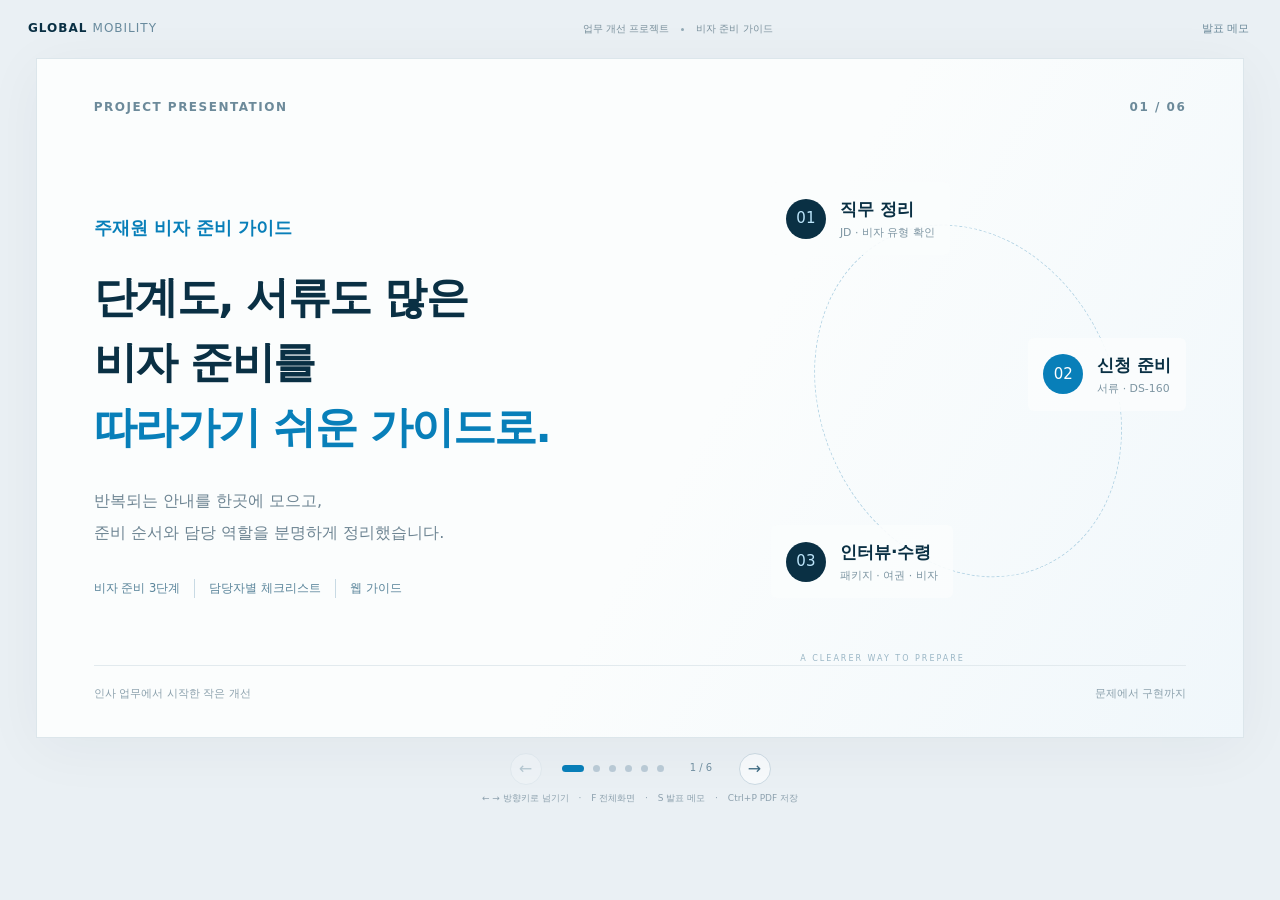
<file: index.html>
<!doctype html><html lang="ko"><head><meta charset="utf-8"><meta name="viewport" content="width=device-width,initial-scale=1"><meta http-equiv="refresh" content="0;url=presentation/"><title>주재원 비자 준비 가이드 발표</title></head><body><a href="presentation/">발표자료 열기</a></body></html>
</file>
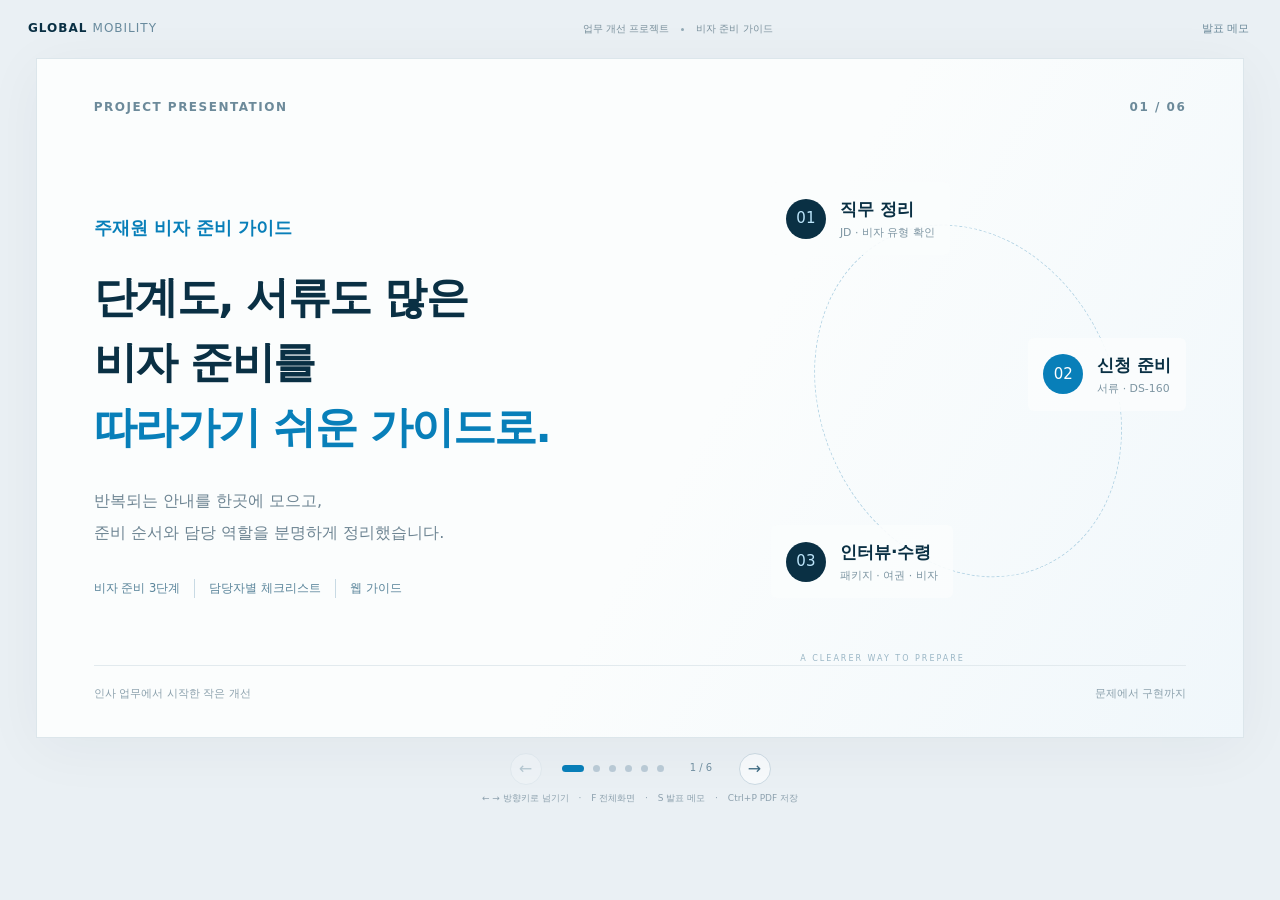
<file: presentation/index.html>
<!doctype html>
<html lang="ko">
<head>
<meta charset="utf-8"><meta name="viewport" content="width=device-width,initial-scale=1">
<meta name="description" content="단계와 케이스가 많은 주재원 비자 준비를 순서와 역할이 보이는 가이드로 만든 과정. 6장 웹 발표자료.">
<title>주재원 비자 준비 가이드 · 프로젝트 발표</title>
<link rel="stylesheet" href="slides.css?v=20261125-2">
</head>
<body>
<a class="skip" href="#deck">발표 본문으로 이동</a>
<header class="masthead"><a href="#1" class="wordmark">GLOBAL <span>MOBILITY</span></a><span>업무 개선 프로젝트 <i></i> 비자 준비 가이드</span><button class="quiet" id="notesButton" type="button" aria-controls="speakerNotes" aria-expanded="false">발표 메모</button></header>
<main class="deck" id="deck" aria-label="주재원 비자 준비 가이드 발표자료">
 <section class="slide cover is-active" id="slide-1" aria-labelledby="title-1" data-title="과제 소개">
  <div class="slide-top"><span>PROJECT PRESENTATION</span><span>01 / 06</span></div>
  <div class="cover-layout"><div><p class="eyebrow">주재원 비자 준비 가이드</p><h1 id="title-1">단계도, 서류도 많은<br>비자 준비를<br><em>따라가기 쉬운 가이드로.</em></h1><p class="lead">반복되는 안내를 한곳에 모으고,<br>준비 순서와 담당 역할을 분명하게 정리했습니다.</p><div class="cover-tags"><span>비자 준비 3단계</span><span>담당자별 체크리스트</span><span>웹 가이드</span></div></div><div class="journey-art" aria-label="직무 정리에서 비자 수령까지"><div class="orbit"></div><div class="route-point point-one"><span>01</span><b>직무 정리</b><small>JD · 비자 유형 확인</small></div><div class="route-point point-two"><span>02</span><b>신청 준비</b><small>서류 · DS-160</small></div><div class="route-point point-three"><span>03</span><b>인터뷰·수령</b><small>패키지 · 여권 · 비자</small></div><span class="art-caption">A CLEARER WAY TO PREPARE</span></div></div>
  <footer class="slide-foot"><span>인사 업무에서 시작한 작은 개선</span><span>문제에서 구현까지</span></footer>
 </section>
 <section class="slide" id="slide-2" aria-labelledby="title-2" data-title="업무의 어려움">
  <div class="slide-top"><span>01 &nbsp; 과제 배경</span><span>02 / 06</span></div>
  <h2 id="title-2">단계도, 질문도,<br><em>케이스도 많았습니다.</em></h2><p class="subtitle">한 번 안내하는 것만으로 끝나기 어려운 업무였습니다.</p>
  <div class="problem-columns"><article><span class="large-number">01</span><h3>준비 단계가 많다</h3><p>직무 정리, 서류 발급, 신청서 작성,<br>예약과 인터뷰까지 이어집니다.</p><blockquote>“무엇부터 시작하면 되나요?”</blockquote></article><article><span class="large-number">02</span><h3>질문이 반복된다</h3><p>필요 서류와 준비 담당자,<br>다음 순서를 수시로 묻게 됩니다.</p><blockquote>“이 서류는 누가 준비하나요?”</blockquote></article><article><span class="large-number">03</span><h3>케이스마다 다르다</h3><p>가족동반, 비자 유형, 과거 이력에 따라<br>추가로 준비할 내용이 달라집니다.</p><blockquote>“제 경우에도 필요한가요?”</blockquote></article></div>
  <div class="takeaway"><span>출발점</span><p>매번 설명하던 내용을, 파견자가 먼저 찾아볼 수 있게 만들자.</p></div>
 </section>
 <section class="slide" id="slide-3" aria-labelledby="title-3" data-title="해결 방향">
  <div class="slide-top"><span>02 &nbsp; 해결 방향</span><span>03 / 06</span></div>
  <h2 id="title-3">공통 절차는 <em>순서대로,</em><br>준비 서류는 <em>역할별로.</em></h2>
  <div class="solution-flow"><article><span>STEP 01</span><h3>JD·비자 유형 확인</h3><p>업무와 역할부터 정리</p></article><b aria-hidden="true">→</b><article><span>STEP 02</span><h3>구비서류·신청서</h3><p>주체를 나누어 함께 준비</p></article><b aria-hidden="true">→</b><article><span>STEP 03</span><h3>인터뷰·비자 수령</h3><p>예약부터 수령까지 확인</p></article></div>
  <div class="role-map"><span class="role-heading">누가 준비하는지도 함께</span><div><strong>개인</strong><p>본인 서류·신청 정보</p></div><div><strong>회사·HR</strong><p>회사 자료·서명 조율</p></div><div><strong>변호사</strong><p>문서 초안·검토·패키지</p></div><div><strong>동반가족</strong><p>해당되는 추가 서류</p></div></div>
  <footer class="slide-foot"><span>안내를 읽는 데서, 준비를 진행하는 데로</span><span>순서 + 역할 + 체크</span></footer>
 </section>
 <section class="slide" id="slide-4" aria-labelledby="title-4" data-title="제작 과정">
  <div class="slide-top"><span>03 &nbsp; 제작 과정</span><span>04 / 06</span></div>
  <h2 id="title-4">실제 자료를 정리하고,<br><em>사용자 관점으로 다듬었습니다.</em></h2>
  <div class="build-timeline"><article><span>01</span><h3>자료 정리</h3><p>안내 이메일과 비자 구비서류에서<br>공통 절차·준비 항목 추출</p><small>개인정보와 금전 수치 제외</small></article><article><span>02</span><h3>범위 좁히기</h3><p>전체 온보딩에서<br>비자 준비에 먼저 집중</p><small>핵심 3단계로 구성</small></article><article><span>03</span><h3>화면 구현</h3><p>단계 이동, 역할별 체크리스트,<br>전체보기 문서 연결</p><small>HTML · CSS 기반 가이드</small></article><article><span>04</span><h3>피드백 반영</h3><p>불필요한 설명을 줄이고<br>바로 행동할 수 있는 내용 보완</p><small>본문이 직접 보이는 구조로 개선</small></article></div>
  <div class="tool-row"><span>활용 도구</span><b>ChatGPT Codex</b><b>GitHub</b><b>HTML · CSS · JavaScript</b><p>작게 만들고 확인하며 수정하는 방식으로 진행했습니다.</p></div>
 </section>
 <section class="slide result-slide" id="slide-5" aria-labelledby="title-5" data-title="구현 결과">
  <div class="slide-top"><span>04 &nbsp; 구현 결과</span><span>05 / 06</span></div>
  <h2 id="title-5">순서를 확인하고, <em>내 준비 항목을 체크합니다.</em></h2><p class="subtitle">실제 구현 화면에서 발췌했습니다. 화면을 누르면 크게 볼 수 있습니다.</p>
  <div class="demo-pair"><figure><button type="button" class="demo-preview" data-demo="stage" aria-label="준비 순서 화면 크게 보기"><div class="frame-shell"><iframe src="examples/stage.html" title="실제 구현 화면 발췌: 비자 준비 단계" tabindex="-1" loading="eager"></iframe></div><span class="zoom-hint">화면 확대 ↗</span></button><figcaption><span>01</span><div><strong>무엇부터 할지 확인</strong><p>3단계와 지금 해야 할 일을 함께 안내</p></div></figcaption></figure><figure><button type="button" class="demo-preview" data-demo="checklist" aria-label="담당자별 체크리스트 화면 크게 보기"><div class="frame-shell"><iframe src="examples/checklist.html" title="실제 구현 화면 발췌: 담당자별 서류 체크리스트" tabindex="-1" loading="eager"></iframe></div><span class="zoom-hint">화면 확대 ↗</span></button><figcaption><span>02</span><div><strong>누가 준비할지 구분</strong><p>개인·회사/HR·변호사·가족 항목별 체크</p></div></figcaption></figure></div>
  <div class="result-summary"><span>현재 구현</span><b>비자 준비 3단계</b><b>44개 체크 항목</b><b>전체보기 문서</b><small>문의 감소·시간 절감 효과는 시범 사용 후 확인할 계획입니다.</small></div>
 </section>
 <section class="slide final-slide" id="slide-6" aria-labelledby="title-6" data-title="배운 점과 다음 단계">
  <div class="slide-top"><span>05 &nbsp; 배운 점과 다음 단계</span><span>06 / 06</span></div>
  <h2 id="title-6">정보를 많이 담는 것보다,<br><em>다음 행동이 보이는 안내.</em></h2>
  <div class="closing-layout"><section><p class="section-kicker">이번에 배운 점</p><h3>사용자가 찾는 것은<br>“그래서 무엇을 하면 되나요?”</h3><p>범위를 좁히고, 순서와 담당 역할을 구분하니<br>안내의 목적과 화면 구성이 명확해졌습니다.</p></section><section><p class="section-kicker">앞으로의 활용</p><ol class="next-plan"><li><span>1</span><div><h3>담당자 내용 검토</h3><p>실제 운영 절차와 준비 주체 확인</p></div></li><li><span>2</span><div><h3>실제 파견자 시범 사용</h3><p>막히는 단계와 반복 질문 수집</p></div></li><li><span>3</span><div><h3>FAQ·양식·케이스별 안내 보완</h3><p>필요한 자료를 바로 찾도록 연결</p></div></li></ol></section></div>
  <div class="takeaway"><span>다음 검증</span><p>반복 문의 · 준비 누락 · 필요한 정보를 찾는 시간</p></div>
 </section>
</main>
<nav class="deck-controls" aria-label="발표자료 이동"><button id="prev" class="control-arrow" type="button" aria-label="이전 장">←</button><div id="slideDots" class="dots"></div><span id="slideCounter" aria-live="polite">1 / 6</span><button id="next" class="control-arrow" type="button" aria-label="다음 장">→</button></nav>
<p class="keyboard-help">← → 방향키로 넘기기 <span>·</span> F 전체화면 <span>·</span> S 발표 메모 <span>·</span> Ctrl+P PDF 저장</p>
<aside class="speaker-notes" id="speakerNotes" aria-label="발표자 메모" hidden><div><strong id="notesTitle">발표 메모</strong><button type="button" id="closeNotes" class="quiet" aria-label="발표 메모 닫기">닫기 ×</button></div><p id="notesText"></p></aside>
<dialog id="demoDialog" aria-label="홈페이지 구현 화면 확대"><div class="dialog-toolbar"><strong id="demoTitle">구현 화면 발췌</strong><button id="closeDemo" type="button">닫기 ×</button></div><iframe id="demoFrame" title="확대한 구현 화면"></iframe></dialog>
<script src="slides.js?v=20261125-2" defer></script>
</body></html>
</file>
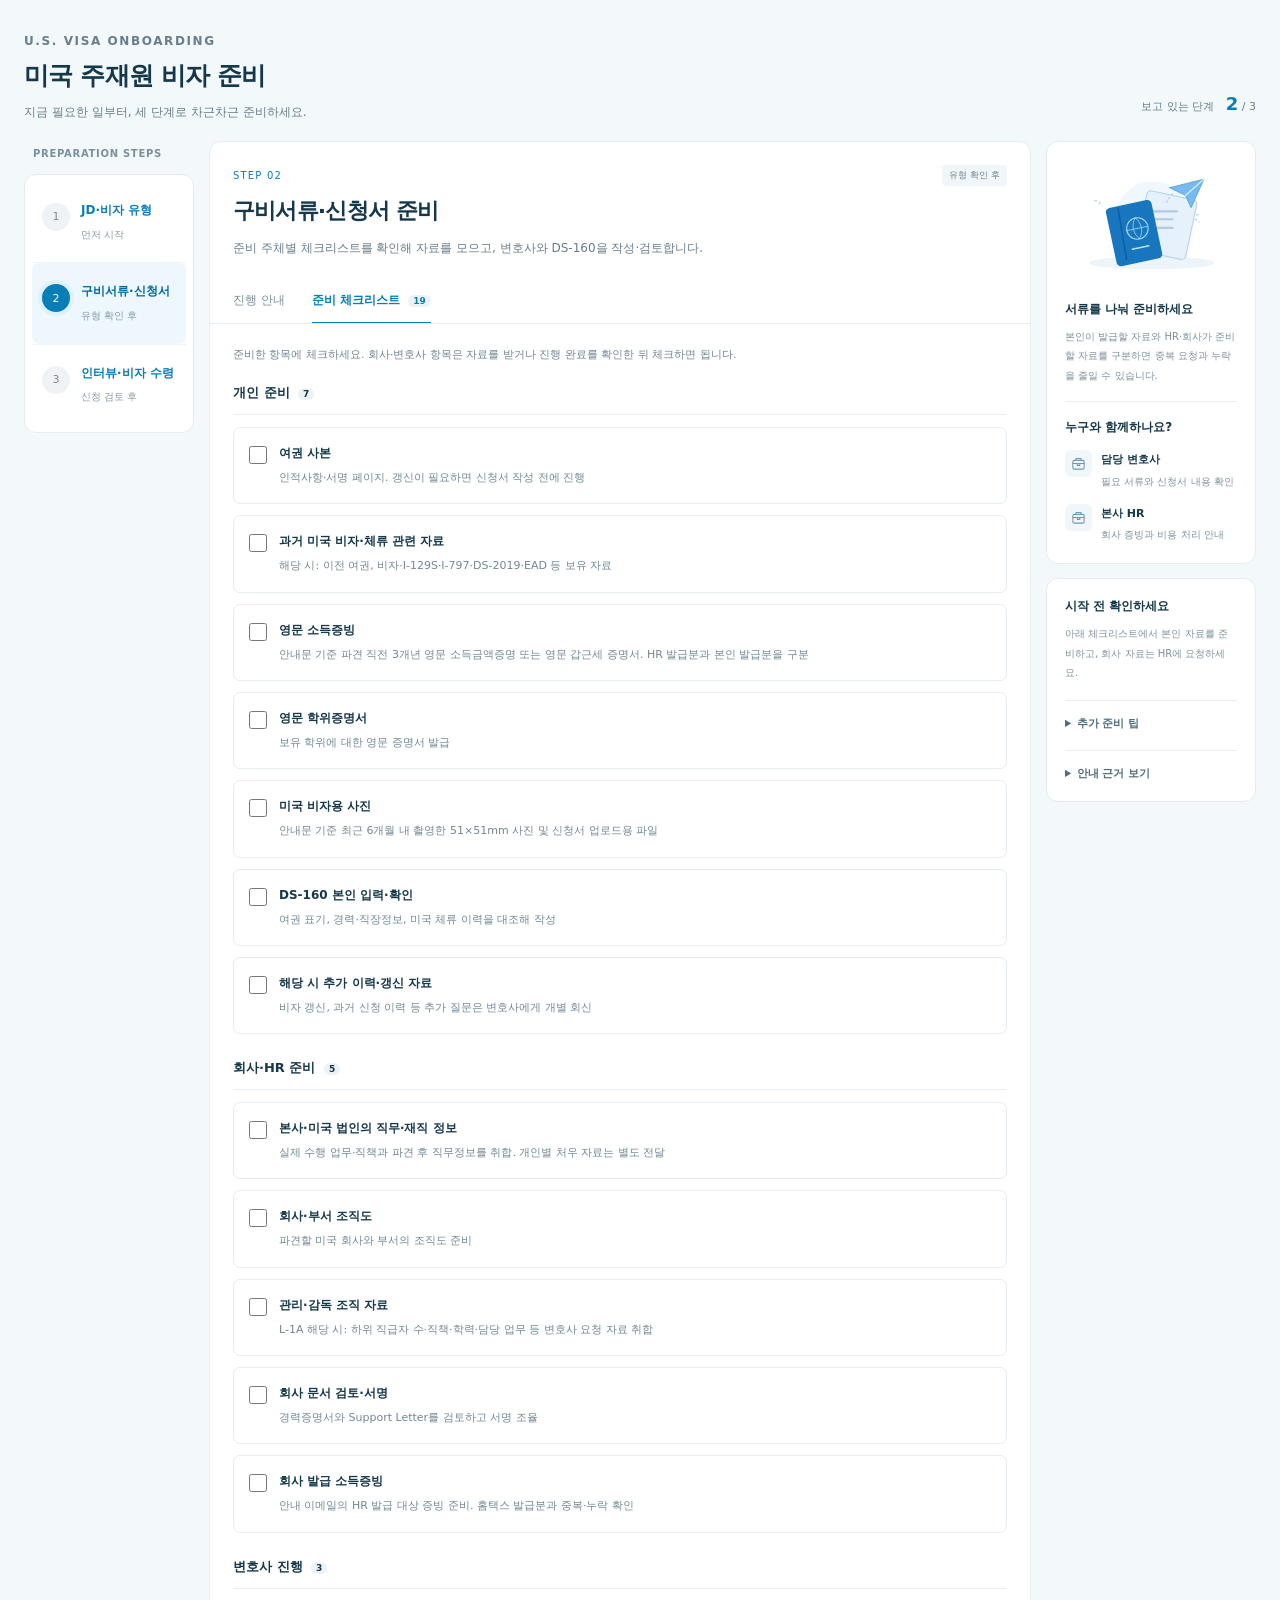
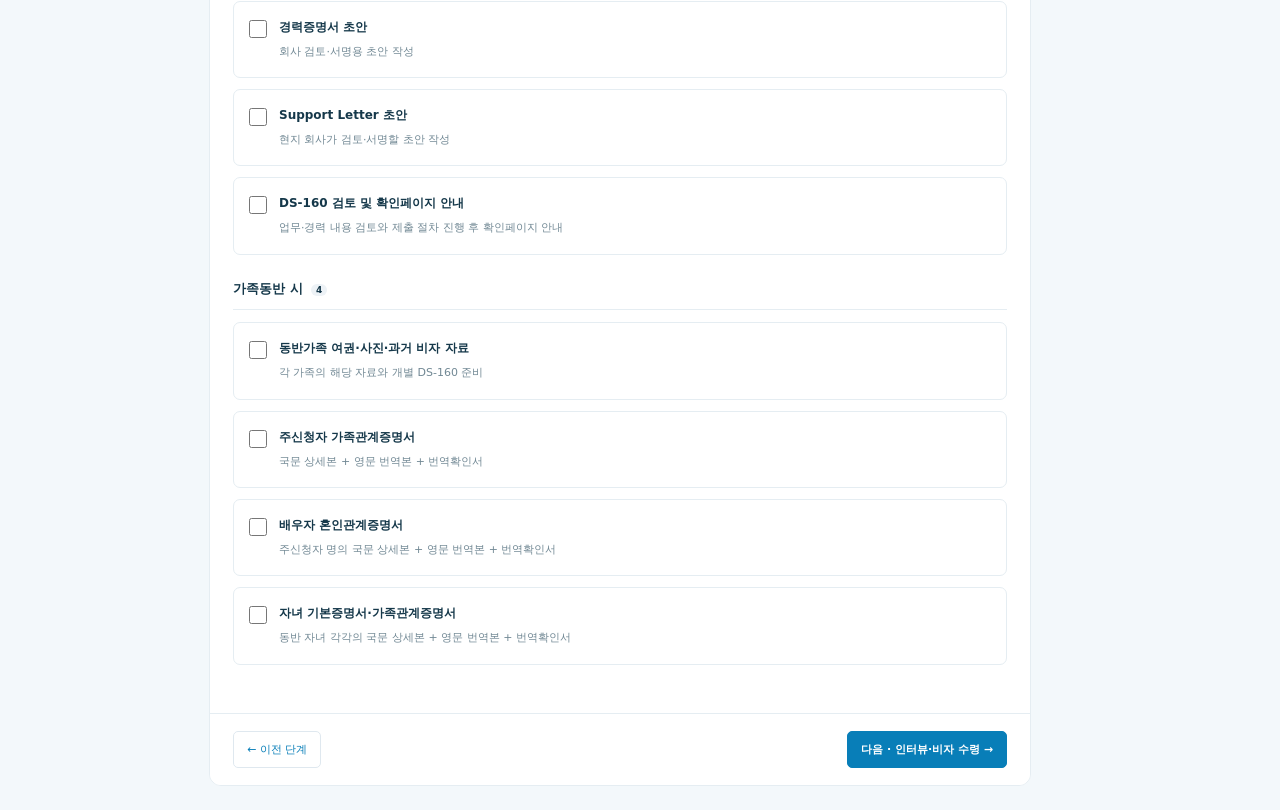
<file: presentation/examples/checklist.html>
<!doctype html><html lang="ko"><head><meta charset="utf-8"><meta name="viewport" content="width=device-width,initial-scale=1"><title>비자 준비 가이드 구현 화면 발췌</title><style>
:root{--navy:#062e43;--navy-dark:#042538;--blue:#087eb8;--blue-dark:#086a9a;--blue-light:#edf7fd;--ink:#15384a;--muted:#687e8b;--line:#e5edf2;--bg:#f3f8fb;--white:#fff;--amber:#89652d;--radius:12px}
*{box-sizing:border-box}body{margin:0;background:#e8f0f5;color:var(--ink);font-family:"Malgun Gothic","맑은 고딕",system-ui,sans-serif;font-size:14px;line-height:1.75}button,a{-webkit-tap-highlight-color:transparent}button{font:inherit;color:inherit;cursor:pointer}a{color:var(--blue);text-underline-offset:3px}button:focus-visible,a:focus-visible,summary:focus-visible,[tabindex="0"]:focus-visible{outline:3px solid #e9b64f;outline-offset:4px}button:disabled{cursor:default}button,summary{touch-action:manipulation}svg{width:20px;height:20px;fill:none;stroke:currentColor;stroke-width:1.7;stroke-linecap:round;stroke-linejoin:round;flex-shrink:0}h1,h2,h3,p{margin:0}h1{font-size:25px;line-height:1.5;letter-spacing:-.8px}h2{font-size:19px;line-height:1.55;letter-spacing:-.5px}h3{font-size:14px;line-height:1.6}.skip{position:fixed;left:25px;top:-80px;z-index:10;padding:10px 20px;background:white}.skip:focus{top:10px}.sr-only{position:absolute;width:1px;height:1px;padding:0;overflow:hidden;clip:rect(0,0,0,0);white-space:nowrap}.app-shell{display:grid;grid-template-columns:184px minmax(0,1fr);max-width:1640px;margin:24px auto;min-height:calc(100vh - 48px);background:var(--bg);border:1px solid #d9e5ed;border-radius:14px;box-shadow:0 12px 50px #18445e0b;overflow:clip}.sidebar{background:var(--navy);color:#c4d7e2;padding:31px 16px 22px;display:flex;flex-direction:column;min-width:0}.brand{display:flex;align-items:center;gap:9px;padding:0 8px 29px;color:white}.brand-symbol{width:28px;height:34px;color:#72c8ef}.brand-word{font-size:16px;font-weight:700;letter-spacing:-.4px;line-height:1.2}.brand-word small{display:block;font-size:9px;letter-spacing:2.6px;font-weight:400;color:#a4c0d0;margin-top:7px}.side-label{padding:12px 13px;color:#7ea0b5;font-size:9px;letter-spacing:1.8px}.global-link{display:flex;gap:10px;align-items:center;background:none;border:0;border-radius:6px;padding:12px 13px;width:100%;text-align:left;font-size:12px;color:#bcd1dc;margin:4px 0}.global-link svg{width:17px;height:17px}.global-link:hover{color:white;background:#123e54}.global-link[aria-current=page]{color:white;background:#14485e;box-shadow:inset 3px 0 0 #5bc2eb}.sidebar-foot{margin-top:auto;border-top:1px solid #ffffff18;padding:23px 10px 0;color:#88a8b9;font-size:10px}.sidebar-foot strong{font-size:11px;font-weight:500;color:#c3dce8;display:block;margin-bottom:5px}.side-dot{display:inline-block;width:6px;height:6px;border-radius:50%;background:#65bfd6;margin-right:6px}.app-content{min-width:0}.topbar{min-height:72px;padding:15px 30px;display:flex;align-items:center;justify-content:space-between;gap:16px;background:#fff;border-bottom:1px solid var(--line)}.breadcrumb{font-size:11px;color:#8295a1;display:flex;align-items:center;gap:11px}.breadcrumb strong{color:#355567;font-weight:500}.header-actions{display:flex;align-items:center;gap:15px}.draft{font-size:10px;color:#6a7b85;padding:3px 9px;background:#f4f7f9;border:1px solid #e5edf1;border-radius:20px;white-space:nowrap}.download-all{display:inline-flex;align-items:center;justify-content:center;min-height:36px;border-radius:6px;border:1px solid var(--blue);background:var(--blue);color:white;text-decoration:none;font-size:12px;font-weight:700;padding:6px 17px;white-space:nowrap}.download-all:hover{background:var(--blue-dark)}.main{padding:30px;outline:0}.page-heading{display:flex;justify-content:space-between;align-items:center;gap:20px;margin-bottom:24px}.eyebrow{font-size:10px;letter-spacing:1.6px;color:var(--blue);font-weight:700;margin-bottom:5px}.page-heading p{font-size:12px;color:var(--muted);margin-top:7px}.step-counter{font-size:11px;color:var(--muted);white-space:nowrap;align-self:flex-end;padding-bottom:3px}.step-counter b{color:var(--blue);font-size:18px;margin-left:8px}.workspace{display:grid;grid-template-columns:190px minmax(0,1fr) 224px;gap:18px;align-items:start}.step-rail{min-width:0}.rail-label{font-size:10px;font-weight:700;color:#7a909d;margin:4px 0 12px 9px;letter-spacing:.7px}.stage-list{list-style:none;padding:7px;margin:0;background:white;border:1px solid var(--line);border-radius:var(--radius)}.stage-list li+li{border-top:1px solid #f0f4f7}.stage-link{display:flex;align-items:flex-start;gap:11px;width:100%;padding:19px 10px;background:none;border:0;text-align:left;border-radius:7px;position:relative}.stage-link:hover{background:#f6fafc}.stage-link[aria-current=step]{background:var(--blue-light)}.stage-number{display:grid;place-items:center;width:28px;height:28px;border-radius:50%;color:#7a8d99;background:#eff3f6;flex-shrink:0;font-size:11px;margin-top:2px}.stage-link[aria-current=step] .stage-number{background:var(--blue);color:white;box-shadow:0 0 0 4px #dfF1fb}.stage-copy strong{display:block;font-size:12px;font-weight:600;line-height:1.65}.stage-copy small{display:block;color:#8a9ba6;font-size:10px;margin-top:5px}.stage-link[aria-current=step] .stage-copy strong{color:#006aa1}.rail-note{font-size:10px;color:#7f929d;padding:15px 10px;line-height:1.8}.center-card{min-width:0;background:white;border:1px solid var(--line);border-radius:var(--radius);box-shadow:0 3px 14px #123e5503;overflow:clip}.card-header{padding:25px 27px 0}.stage-kicker{display:flex;align-items:center;justify-content:space-between;gap:10px;font-size:10px;color:var(--blue);letter-spacing:1.2px;margin-bottom:8px}.phase-pill{font-size:9px;letter-spacing:0;color:#6b8493;border-radius:4px;background:#f1f6fa;padding:3px 7px}.card-header h2{font-size:22px;letter-spacing:-.8px}.card-desc{color:var(--muted);font-size:12px;line-height:1.9;margin-top:9px}.tabs{display:flex;border-bottom:1px solid var(--line);gap:27px;margin-top:18px}.tab{border:0;border-bottom:2px solid transparent;background:none;padding:12px 0 11px;font-size:12px;color:#7b8e99;position:relative;bottom:-1px}.tab[aria-selected=true]{color:var(--blue);border-bottom-color:var(--blue);font-weight:700}.doc-count{font-size:9px;background:#edf2f6;border-radius:9px;padding:1px 5px;margin-left:4px}.card-body{padding:23px 27px 27px;min-height:400px}.action-banner{border:1px solid #dfedf8;border-radius:7px;background:#f2f9fe;padding:14px 16px;margin-bottom:23px}.action-banner b{display:block;color:#0077b3;font-size:10px;margin-bottom:4px}.action-banner p{font-size:12px;font-weight:600;color:#285875}.section-label{font-size:12px;font-weight:700;margin-bottom:15px}.guide-steps{padding:0;margin:0;list-style:none}.guide-steps li{display:flex;gap:12px;padding-bottom:19px;position:relative}.guide-steps li:last-child{padding-bottom:0}.guide-steps li:not(:last-child):before{content:'';position:absolute;top:26px;bottom:0;left:11px;border-left:1px solid #e2ebf1}.task-number{display:grid;place-items:center;flex-shrink:0;width:23px;height:23px;background:white;border:1px solid #d9e5ed;border-radius:50%;color:#618096;font-size:10px;position:relative;z-index:1;margin-top:1px}.guide-steps h3{font-size:12px;margin-bottom:5px}.guide-steps p{font-size:11px;line-height:1.95;color:#71838e}.check-section{border-top:1px solid var(--line);margin-top:23px;padding-top:18px}.check-section h3{font-size:11px;margin-bottom:11px}.check-list{list-style:none;padding:0;margin:0}.check-list li{display:flex;align-items:flex-start;gap:8px;font-size:11px;color:#607d8c;margin:8px 0}.check-list svg{color:#71a1ba;width:15px;height:15px;margin-top:3px}.card-bottom{border-top:1px solid var(--line);padding:18px 27px;display:flex;align-items:center;justify-content:space-between;gap:12px;background:#fff}.btn{display:inline-flex;align-items:center;justify-content:center;gap:9px;border-radius:5px;border:1px solid #dfE8ef;background:white;padding:8px 13px;font-size:11px;min-height:37px;text-decoration:none}.btn svg{width:14px;height:14px}.btn:hover{background:#f3f7fa}.btn:disabled{color:#bac5cd;background:#fafcfd;border-color:#edf2f5}.btn-primary{background:var(--blue);border-color:var(--blue);color:white;font-weight:700}.btn-primary:hover{background:var(--blue-dark)}.help-column{display:flex;flex-direction:column;gap:15px;min-width:0}.help-card{padding:20px;background:white;border:1px solid var(--line);border-radius:var(--radius)}.help-art{display:block;width:100%;height:127px;margin:0 auto 13px}.help-card h3{font-size:12px;margin-bottom:8px}.help-card p{font-size:10px;line-height:1.95;color:#7c909c}.help-split{margin-top:16px;padding-top:16px;border-top:1px solid var(--line)}.person-role{display:flex;gap:9px;margin-top:13px;align-items:flex-start}.person-role .role-icon{display:grid;place-items:center;flex-shrink:0;background:#f0f6fa;color:#6c9cb5;border-radius:6px;width:27px;height:27px}.person-role svg{width:15px;height:15px}.person-role b{font-size:11px;font-weight:600;display:block;margin-bottom:2px}.person-role p{font-size:10px}.disclosure{font-size:10px;color:#6f8794;border-top:1px solid var(--line);margin-top:17px;padding-top:13px}.disclosure summary{cursor:pointer;font-size:11px;font-weight:600;color:#4f6e80}.disclosure p{margin-top:10px}.ref-list{padding-left:15px;margin:10px 0 0;color:#8295a0;line-height:1.9}.privacy-note{display:flex;gap:8px;font-size:10px;color:#7c939f;line-height:1.9;padding:0 5px}.privacy-note svg{width:14px;height:14px;margin-top:3px}.meta-foot{display:flex;justify-content:space-between;gap:15px;margin-top:22px;font-size:9px;color:#90a2ad}.docs-intro{font-size:11px;line-height:1.9;color:#708692;margin-bottom:17px}.document-item{border:1px solid var(--line);border-radius:7px;display:flex;gap:12px;padding:15px;margin-bottom:11px}.document-icon{width:32px;height:36px;display:grid;place-items:center;color:#67a1c0;background:#f0f7fc;border-radius:5px;flex-shrink:0}.document-icon svg{width:18px;height:18px}.document-item h3{font-size:12px;margin:0 0 4px}.document-item p{font-size:10px;color:#7d919d;line-height:1.8}.doc-owner{display:inline-block;color:#4f7e98;font-size:10px;background:#f3f7fa;padding:2px 7px;border-radius:3px;margin-top:8px}.docs-note{font-size:10px;color:#7e919d;border-left:2px solid #cee3ef;padding-left:11px;margin-top:19px;line-height:1.9}.sources-wrap{max-width:850px;margin:0 auto}.sources-page h1{margin-bottom:10px}.sources-page .eyebrow{margin-top:20px}.sources-page>.intro{font-size:12px;color:var(--muted)}.source-card{border:1px solid var(--line);border-radius:var(--radius);padding:24px 27px;margin-top:16px;background:white}.source-card h2{font-size:15px;margin-bottom:12px}.source-card p,.source-card li{font-size:12px;color:#6c8492;line-height:1.95}.source-card p+p{margin-top:10px}.source-card ul{padding-left:18px;margin:0 0 10px}.source-card a{font-size:12px;display:block;margin:10px 0}.back{border:0;background:none;padding:0;color:var(--blue);font-size:11px}.sources-footer{font-size:10px;color:#8da0ab;margin-top:20px}.sources-footer button{font:inherit;border:0;background:none;color:var(--blue);padding:0;margin-left:10px}[hidden]{display:none!important}
@media(min-width:1720px){.app-shell{margin:36px auto;min-height:calc(100vh - 72px)}}
@media(max-width:1500px){.app-shell{margin:16px;min-height:calc(100vh - 32px)}.workspace{grid-template-columns:175px minmax(0,1fr) 205px;gap:15px}.main{padding:25px}.card-header{padding:23px 23px 0}.card-body{padding:21px 23px 24px}.card-bottom{padding:17px 23px}.help-card{padding:18px}}
@media(max-width:1250px){.app-shell{grid-template-columns:164px minmax(0,1fr)}.sidebar{padding:25px 11px}.workspace{grid-template-columns:165px minmax(0,1fr)}.help-column{grid-column:2;display:grid;grid-template-columns:1fr 1fr}.help-column .privacy-note{grid-column:1/-1}.help-art{height:95px}.main{padding:23px}.card-body{min-height:0}.help-card{padding:18px}.brand{padding-left:3px}.brand-word{font-size:14px}.global-link{font-size:11px}}
@media(max-width:900px){.app-shell{display:block;margin:12px;border-radius:12px}.sidebar{padding:16px 20px;display:flex;flex-direction:row;align-items:center;justify-content:space-between;gap:15px}.brand{padding:0}.brand-word small{font-size:8px;margin-top:4px}.brand-symbol{height:28px;width:24px}.sidebar-foot,.side-label{display:none}#topicNav{display:flex;gap:7px}.global-link{width:auto;margin:0;font-size:11px;padding:9px 12px}.global-link[aria-current=page]{box-shadow:none;background:#164b64}.topbar{padding:14px 22px;min-height:64px}.main{padding:22px}.page-heading{margin-bottom:20px}h1{font-size:23px}.workspace{grid-template-columns:150px minmax(0,1fr);gap:15px}.help-column{grid-column:2}.stage-link{padding:17px 7px;gap:9px}.stage-copy strong{font-size:11px}.stage-copy small{font-size:9px}.stage-number{width:24px;height:24px}.stage-list{padding:5px}.rail-note{font-size:9px}}
@media(max-width:650px){body{background:var(--bg)}.app-shell{margin:0;border:0;border-radius:0;box-shadow:none;min-height:100vh}.sidebar{padding:15px 17px}.brand-word{font-size:13px}.brand-word small{font-size:7px}.brand-symbol{width:22px}.global-link{font-size:10px;padding:8px}.global-link svg{width:15px}.topbar{padding:13px 18px;gap:10px;flex-wrap:wrap}.breadcrumb{font-size:10px;gap:7px}.header-actions{gap:8px}.draft{font-size:9px;padding:2px 7px}.download-all{font-size:11px;min-height:33px;padding:5px 12px}.main{padding:22px 17px}.page-heading{gap:10px;align-items:flex-start;margin-bottom:19px}h1{font-size:22px}.page-heading p{font-size:11px}.step-counter{font-size:9px;align-self:auto;padding-top:25px}.step-counter b{font-size:15px}.workspace{display:block}.rail-label,.rail-note{display:none}.step-rail{margin-bottom:17px}.stage-list{display:grid;grid-template-columns:repeat(3,minmax(0,1fr));padding:5px}.stage-list li+li{border-top:0;border-left:1px solid #eef3f6}.stage-link{flex-direction:column;align-items:center;text-align:center;gap:8px;padding:11px 5px;min-height:105px}.stage-copy strong{font-size:10px;line-height:1.6}.stage-copy small{display:none}.stage-number{width:25px;height:25px}.card-header{padding:21px 19px 0}.card-header h2{font-size:20px}.card-desc{font-size:11px}.card-body{padding:20px 19px 24px}.tabs{gap:24px;margin-top:15px}.tab{font-size:11px}.guide-steps p{font-size:11px}.guide-steps h3{font-size:12px}.action-banner{padding:12px 13px}.action-banner p{font-size:11px}.card-bottom{padding:15px 18px}.btn{font-size:10px;padding:8px 10px}.help-column{display:block;margin-top:17px}.help-card{margin-bottom:13px;padding:19px}.help-art{height:120px;max-width:220px;float:right;width:38%;margin:0 0 12px 13px}.help-card:first-child:after{content:'';display:block;clear:both}.help-card h3{font-size:12px}.help-card p{font-size:11px}.person-role p{font-size:10px}.privacy-note{font-size:10px;padding:2px 3px}.meta-foot{font-size:9px;flex-wrap:wrap}.source-card{padding:20px}.source-card p,.source-card li{font-size:11px}}
@media(prefers-reduced-motion:reduce){*{scroll-behavior:auto!important}}
@media print{@page{size:A4 portrait;margin:14mm}body{background:white}.app-shell{display:block;margin:0;border:0;box-shadow:none}.sidebar,.topbar,.step-rail,.help-art,.card-bottom,.tabs,.meta-foot,.sources-footer,.back{display:none!important}.main{padding:0}.workspace{display:block}.center-card,.help-card{border:0;box-shadow:none;overflow:visible}.card-header{padding:0 0 15px}.card-body{padding:0}.help-column{display:block;margin-top:20px}.guide-steps li,.document-item,.action-banner{break-inside:avoid}.help-card{padding:0 0 15px}.privacy-note{margin-top:10px}.page-heading{margin-bottom:15px}.source-card{break-inside:avoid}.disclosure{border:0}h1{font-size:19pt}.guide-steps p,.help-card p{font-size:10pt}.stage-counter{display:none}}

.task-label{display:flex;align-items:flex-start;gap:12px;cursor:pointer;width:100%}.task-label strong{font-size:12px;display:block;margin-bottom:5px}.task-description{display:block;font-size:11px;line-height:1.95;color:#71838e}.guide-steps li:before{display:none}.task-check,.doc-check{accent-color:var(--blue);width:18px;height:18px;flex-shrink:0;margin:3px 0 0;cursor:pointer}.task-check:checked+span strong,.doc-check:checked+span strong{color:#71968a;text-decoration:line-through}.check-group{margin-bottom:24px}.check-group>h3{font-size:13px;border-bottom:1px solid var(--line);padding:0 0 10px;margin-bottom:12px}.document-item{cursor:pointer;align-items:flex-start}.document-item:hover{background:#f5faff;border-color:#c4deed}.document-item strong{display:block;font-size:12px;margin-bottom:4px}.doc-description{display:block;font-size:11px;color:#718894;line-height:1.85}.document-item input:focus-visible,.task-check:focus-visible{outline:3px solid #e9b64f;outline-offset:3px}

/* All content and controls work without JavaScript. */
.route{display:none;scroll-margin-top:20px}.route:first-child{display:block}.main:has(>.route:target)>.route:not(:target){display:none}.main>.route:target{display:block}
a.global-link,a.stage-link,a.btn{text-decoration:none}.stage-link{cursor:pointer}.global-link[href="#jd"]{color:white;background:#14485e;box-shadow:inset 3px 0 0 #5bc2eb}body:has(#sources:target) .global-link[href="#jd"]{background:none;box-shadow:none;color:#bcd1dc}body:has(#sources:target) .global-link[href="#sources"]{color:white;background:#14485e;box-shadow:inset 3px 0 0 #5bc2eb}
.static-tabs{display:flex;flex-wrap:wrap;padding-top:18px;gap:0 27px}.static-tab{cursor:pointer;font-size:12px;padding:12px 0 11px;color:#7b8e99;border-bottom:2px solid transparent;user-select:none}.static-tab:first-of-type{margin-left:27px}.tab-choice:checked+.static-tab{color:var(--blue);border-bottom-color:var(--blue);font-weight:700}.tab-choice:focus-visible+.static-tab{outline:3px solid #e9b64f;outline-offset:3px}.tab-panes{flex-basis:100%;min-width:0;border-top:1px solid var(--line);margin-top:-1px}.documents-pane{display:none}.documents-choice:checked~.tab-panes .guide-pane{display:none}.documents-choice:checked~.tab-panes .documents-pane{display:block}
@media(max-width:1500px){.static-tab:first-of-type{margin-left:23px}}@media(max-width:650px){.static-tab:first-of-type{margin-left:19px}.static-tab{font-size:11px}.static-tabs{gap:0 24px;padding-top:15px}}
@media print{.static-tabs{display:block;padding:0}.tab-choice,.static-tab{display:none}.tab-panes{border:0}.documents-pane,.guide-pane{display:block!important}}

 body{margin:0;background:#f3f8fb}.main{padding:24px;min-width:1120px}.workspace{grid-template-columns:170px minmax(0,1fr) 210px}.example-route{display:block}.meta-foot,.rail-note{display:none}.page-heading{margin-bottom:18px}.center-card{box-shadow:none}a,button,input,label,summary{pointer-events:none}.help-column{display:block;grid-column:auto}.help-card{margin-bottom:14px}.card-body{min-height:0}.sidebar{display:none}
 </style></head><body><main class="main"><section class="example-route" id="application" aria-label="구비서류·신청서 준비" tabindex="-1"><header class="page-heading"><div><p class="eyebrow">U.S. VISA ONBOARDING</p><h1>미국 주재원 비자 준비</h1><p>지금 필요한 일부터, 세 단계로 차근차근 준비하세요.</p></div><span class="step-counter">보고 있는 단계 <b>2</b> / 3</span></header><div class="workspace"><aside class="step-rail" aria-label="비자 준비 단계"><p class="rail-label">PREPARATION STEPS</p><ol class="stage-list"><li><a class="stage-link" href="#jd"><span class="stage-number" aria-hidden="true">1</span><span class="stage-copy"><strong>JD·비자 유형</strong><small>먼저 시작</small></span></a></li><li><a class="stage-link" aria-current="step" href="#application"><span class="stage-number" aria-hidden="true">2</span><span class="stage-copy"><strong>구비서류·신청서</strong><small>유형 확인 후</small></span></a></li><li><a class="stage-link" href="#interview"><span class="stage-number" aria-hidden="true">3</span><span class="stage-copy"><strong>인터뷰·비자 수령</strong><small>신청 검토 후</small></span></a></li></ol><p class="rail-note">1단계부터 차례대로 준비하세요.<br>이미 준비했다면 해당 단계로<br>바로 이동할 수 있습니다.</p></aside><article class="center-card" aria-labelledby="stage-title-application"><header class="card-header"><div class="stage-kicker"><span>STEP 02</span><span class="phase-pill">유형 확인 후</span></div><h2 id="stage-title-application">구비서류·신청서 준비</h2><p class="card-desc">준비 주체별 체크리스트를 확인해 자료를 모으고, 변호사와 DS-160을 작성·검토합니다.</p></header><div class="static-tabs"><input class="sr-only tab-choice guide-choice" type="radio" name="view-application" id="application-guide"><label class="static-tab" for="application-guide">진행 안내</label><input class="sr-only tab-choice documents-choice" type="radio" name="view-application" id="application-documents" checked><label class="static-tab" for="application-documents">준비 체크리스트 <span class="doc-count">19</span></label><div class="tab-panes"><section class="card-body guide-pane" aria-label="진행 안내"><section class="action-banner"><b>이번 단계에서 할 일</b><p>변호사가 안내한 체크리스트에 맞춰 개인·회사 서류를 준비하세요.</p></section><section aria-labelledby="process-title-application"><h3 class="section-label" id="process-title-application">순서대로 확인하고 체크하세요</h3><ol class="guide-steps"><li><label class="task-label"><input type="checkbox" class="task-check"><span><strong>1. 개인·동반가족 서류 준비</strong><span class="task-description">여권, 영문 학위·소득 증빙, 비자 사진을 준비합니다. 가족동반이면 아래 가족 서류도 함께 준비합니다.</span></span></label></li><li><label class="task-label"><input type="checkbox" class="task-check"><span><strong>2. 회사 자료와 서명 준비</strong><span class="task-description">HR이 본사·미국 법인의 직무·조직 자료를 취합하고, 변호사가 작성한 회사 문서의 검토·서명을 조율합니다.</span></span></label></li><li><label class="task-label"><input type="checkbox" class="task-check"><span><strong>3. DS-160 작성·검토</strong><span class="task-description">신청자와 동반가족은 각자 DS-160을 작성합니다. 본인이 인적사항을 대조하고, 변호사와 직무·경력 정보를 검토해 제출을 진행합니다.</span></span></label></li><li><label class="task-label"><input type="checkbox" class="task-check"><span><strong>4. 확인페이지 받기</strong><span class="task-description">DS-160 제출 후 확인페이지를 보관합니다. 변호사에게 서류 검토 완료 안내를 받으면 인터뷰 준비로 이동합니다.</span></span></label></li></ol></section><section class="check-section"><h3>다음 단계로 가기 전</h3><ul class="check-list"><li><svg viewBox="0 0 24 24" aria-hidden="true"><rect x="5" y="4" width="14" height="17" rx="2"/><path d="M9 4V2h6v2M8 12l3 3 5-6"/></svg><span>개인 서류와 해당되는 가족 서류를 전달했나요?</span></li><li><svg viewBox="0 0 24 24" aria-hidden="true"><rect x="5" y="4" width="14" height="17" rx="2"/><path d="M9 4V2h6v2M8 12l3 3 5-6"/></svg><span>HR을 통해 회사 자료·서명 준비를 확인했나요?</span></li><li><svg viewBox="0 0 24 24" aria-hidden="true"><rect x="5" y="4" width="14" height="17" rx="2"/><path d="M9 4V2h6v2M8 12l3 3 5-6"/></svg><span>DS-160 확인페이지를 보관했나요?</span></li></ul></section></section><section class="card-body documents-pane" aria-label="준비 서류"><p class="docs-intro">준비한 항목에 체크하세요. 회사·변호사 항목은 자료를 받거나 진행 완료를 확인한 뒤 체크하면 됩니다.</p><section class="check-group"><h3>개인 준비 <span class="doc-count">7</span></h3><label class="document-item"><input type="checkbox" class="doc-check"><span><strong>여권 사본</strong><span class="doc-description">인적사항·서명 페이지. 갱신이 필요하면 신청서 작성 전에 진행</span></span></label><label class="document-item"><input type="checkbox" class="doc-check"><span><strong>과거 미국 비자·체류 관련 자료</strong><span class="doc-description">해당 시: 이전 여권, 비자·I-129S·I-797·DS-2019·EAD 등 보유 자료</span></span></label><label class="document-item"><input type="checkbox" class="doc-check"><span><strong>영문 소득증빙</strong><span class="doc-description">안내문 기준 파견 직전 3개년 영문 소득금액증명 또는 영문 갑근세 증명서. HR 발급분과 본인 발급분을 구분</span></span></label><label class="document-item"><input type="checkbox" class="doc-check"><span><strong>영문 학위증명서</strong><span class="doc-description">보유 학위에 대한 영문 증명서 발급</span></span></label><label class="document-item"><input type="checkbox" class="doc-check"><span><strong>미국 비자용 사진</strong><span class="doc-description">안내문 기준 최근 6개월 내 촬영한 51×51mm 사진 및 신청서 업로드용 파일</span></span></label><label class="document-item"><input type="checkbox" class="doc-check"><span><strong>DS-160 본인 입력·확인</strong><span class="doc-description">여권 표기, 경력·직장정보, 미국 체류 이력을 대조해 작성</span></span></label><label class="document-item"><input type="checkbox" class="doc-check"><span><strong>해당 시 추가 이력·갱신 자료</strong><span class="doc-description">비자 갱신, 과거 신청 이력 등 추가 질문은 변호사에게 개별 회신</span></span></label></section><section class="check-group"><h3>회사·HR 준비 <span class="doc-count">5</span></h3><label class="document-item"><input type="checkbox" class="doc-check"><span><strong>본사·미국 법인의 직무·재직 정보</strong><span class="doc-description">실제 수행 업무·직책과 파견 후 직무정보를 취합. 개인별 처우 자료는 별도 전달</span></span></label><label class="document-item"><input type="checkbox" class="doc-check"><span><strong>회사·부서 조직도</strong><span class="doc-description">파견할 미국 회사와 부서의 조직도 준비</span></span></label><label class="document-item"><input type="checkbox" class="doc-check"><span><strong>관리·감독 조직 자료</strong><span class="doc-description">L-1A 해당 시: 하위 직급자 수·직책·학력·담당 업무 등 변호사 요청 자료 취합</span></span></label><label class="document-item"><input type="checkbox" class="doc-check"><span><strong>회사 문서 검토·서명</strong><span class="doc-description">경력증명서와 Support Letter를 검토하고 서명 조율</span></span></label><label class="document-item"><input type="checkbox" class="doc-check"><span><strong>회사 발급 소득증빙</strong><span class="doc-description">안내 이메일의 HR 발급 대상 증빙 준비. 홈택스 발급분과 중복·누락 확인</span></span></label></section><section class="check-group"><h3>변호사 진행 <span class="doc-count">3</span></h3><label class="document-item"><input type="checkbox" class="doc-check"><span><strong>경력증명서 초안</strong><span class="doc-description">회사 검토·서명용 초안 작성</span></span></label><label class="document-item"><input type="checkbox" class="doc-check"><span><strong>Support Letter 초안</strong><span class="doc-description">현지 회사가 검토·서명할 초안 작성</span></span></label><label class="document-item"><input type="checkbox" class="doc-check"><span><strong>DS-160 검토 및 확인페이지 안내</strong><span class="doc-description">업무·경력 내용 검토와 제출 절차 진행 후 확인페이지 안내</span></span></label></section><section class="check-group"><h3>가족동반 시 <span class="doc-count">4</span></h3><label class="document-item"><input type="checkbox" class="doc-check"><span><strong>동반가족 여권·사진·과거 비자 자료</strong><span class="doc-description">각 가족의 해당 자료와 개별 DS-160 준비</span></span></label><label class="document-item"><input type="checkbox" class="doc-check"><span><strong>주신청자 가족관계증명서</strong><span class="doc-description">국문 상세본 + 영문 번역본 + 번역확인서</span></span></label><label class="document-item"><input type="checkbox" class="doc-check"><span><strong>배우자 혼인관계증명서</strong><span class="doc-description">주신청자 명의 국문 상세본 + 영문 번역본 + 번역확인서</span></span></label><label class="document-item"><input type="checkbox" class="doc-check"><span><strong>자녀 기본증명서·가족관계증명서</strong><span class="doc-description">동반 자녀 각각의 국문 상세본 + 영문 번역본 + 번역확인서</span></span></label></section></section></div></div><footer class="card-bottom"><a class="btn" href="#jd">← 이전 단계</a><a class="btn btn-primary" href="#interview">다음 · 인터뷰·비자 수령 →</a></footer></article><aside class="help-column" aria-label="단계별 도움말"><section class="help-card"><svg class="help-art" viewBox="0 0 240 150" role="img" aria-label="여권과 비행기 일러스트"><ellipse cx="121" cy="130" rx="88" ry="9" fill="#edf5fa" stroke="none"/><circle cx="122" cy="68" r="52" fill="#f1f8fd" stroke="none"/><rect x="106" y="35" width="71" height="85" rx="6" fill="#e7f1fb" stroke="#bad4ed" transform="rotate(12 142 77)"/><path d="M124 58h32m-30 11h24m-22 12h22" stroke="#b0cbe3" stroke-width="3"/><rect x="64" y="47" width="65" height="83" rx="6" fill="#1776be" stroke="none" transform="rotate(-12 96 89)"/><path d="m74 54 12 71" stroke="#0c5f9e" stroke-width="2"/><circle cx="101" cy="82" r="15" stroke="#a9d9f7" stroke-width="1.5"/><path d="m86 85 29-6m-17-12c-6 10-3 23 6 29m-6-29c9 7 12 20 6 29" stroke="#a9d9f7" stroke-width="1.1"/><path d="m94 111 23-5" stroke="#bde3fc" stroke-width="2"/><path d="m146 25 48-12-18 40-8-17-22-11Z" fill="#77baf0" stroke="#4b99d5" stroke-width="1"/><path d="m168 36 26-23" stroke="#d4ecfe"/><path d="M150 34c-5 5-8 9-9 14M182 69l5 4m-3-10 5-1M48 47l3-5m-9 1 5 1" stroke="#b0d7ed" stroke-width="2" stroke-dasharray="2 4"/></svg><h3>서류를 나눠 준비하세요</h3><p>본인이 발급할 자료와 HR·회사가 준비할 자료를 구분하면 중복 요청과 누락을 줄일 수 있습니다.</p><div class="help-split"><h3>누구와 함께하나요?</h3><div class="person-role"><span class="role-icon"><svg viewBox="0 0 24 24" aria-hidden="true"><rect x="3" y="7" width="18" height="14" rx="2"/><path d="M8 7V4h8v3M3 12h18M10 12v3h4v-3"/></svg></span><div><b>담당 변호사</b><p>필요 서류와 신청서 내용 확인</p></div></div><div class="person-role"><span class="role-icon"><svg viewBox="0 0 24 24" aria-hidden="true"><rect x="3" y="7" width="18" height="14" rx="2"/><path d="M8 7V4h8v3M3 12h18M10 12v3h4v-3"/></svg></span><div><b>본사 HR</b><p>회사 증빙과 비용 처리 안내</p></div></div></div></section><section class="help-card"><h3>시작 전 확인하세요</h3><p>아래 체크리스트에서 본인 자료를 준비하고, 회사 자료는 HR에 요청하세요.</p><details class="disclosure"><summary>추가 준비 팁</summary><p><b>준비 팁</b><br>가족동반에 해당하는 서류는 각 가족별로 준비합니다.</p></details><details class="disclosure"><summary>안내 근거 보기</summary><ul class="ref-list"><li>비자 준비 안내 1–5쪽</li><li>파견 안내 이메일</li><li>제도 참고자료 14쪽</li></ul></details></section></aside></div><footer class="meta-foot"><span>미국 주재원 비자 준비 · 비자 준비 안내</span><span>내용 기준 2026.11.25</span></footer></section></main></body></html>
</file>
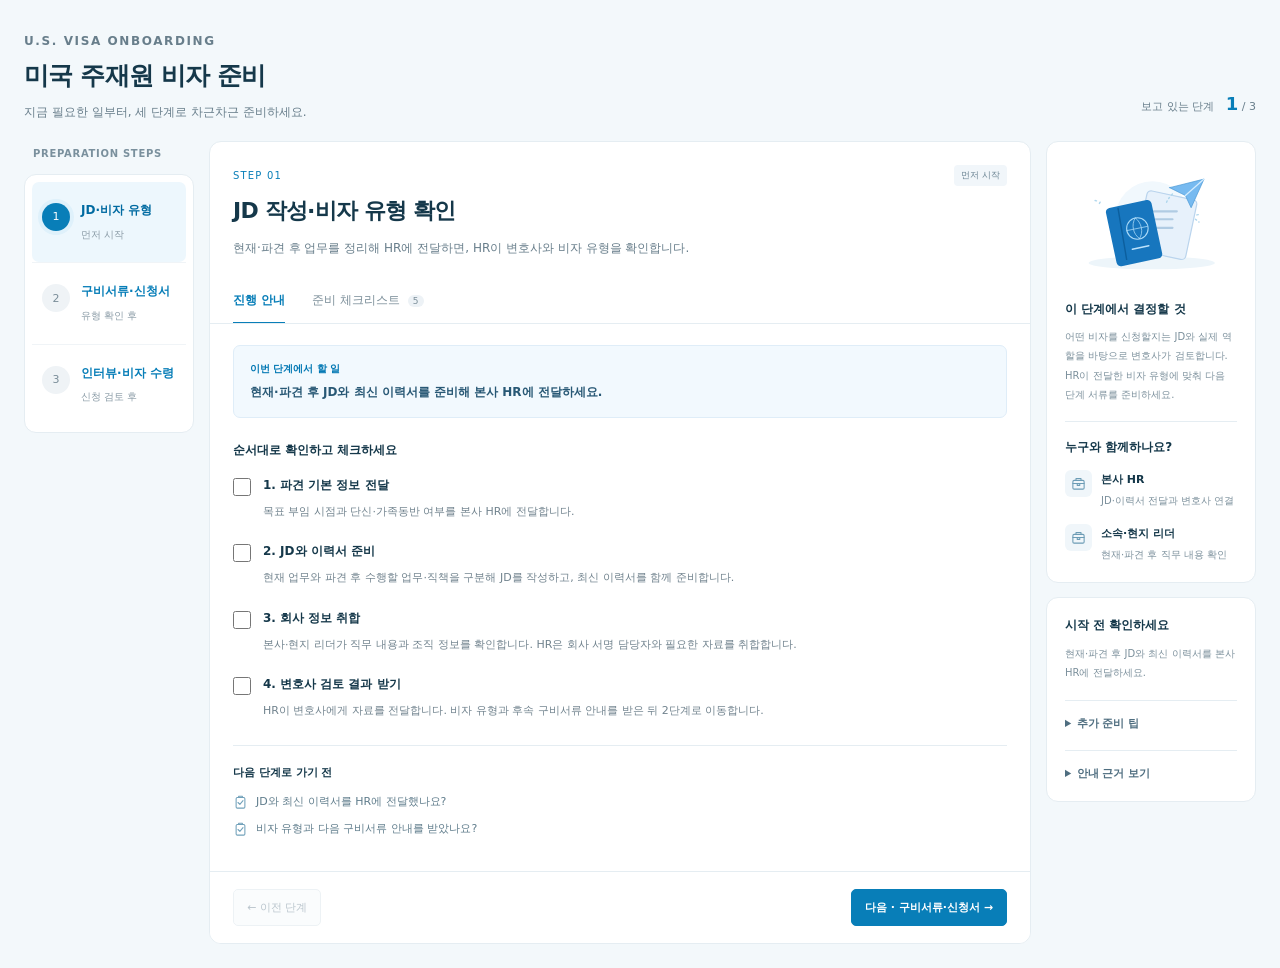
<file: presentation/examples/stage.html>
<!doctype html><html lang="ko"><head><meta charset="utf-8"><meta name="viewport" content="width=device-width,initial-scale=1"><title>비자 준비 가이드 구현 화면 발췌</title><style>
:root{--navy:#062e43;--navy-dark:#042538;--blue:#087eb8;--blue-dark:#086a9a;--blue-light:#edf7fd;--ink:#15384a;--muted:#687e8b;--line:#e5edf2;--bg:#f3f8fb;--white:#fff;--amber:#89652d;--radius:12px}
*{box-sizing:border-box}body{margin:0;background:#e8f0f5;color:var(--ink);font-family:"Malgun Gothic","맑은 고딕",system-ui,sans-serif;font-size:14px;line-height:1.75}button,a{-webkit-tap-highlight-color:transparent}button{font:inherit;color:inherit;cursor:pointer}a{color:var(--blue);text-underline-offset:3px}button:focus-visible,a:focus-visible,summary:focus-visible,[tabindex="0"]:focus-visible{outline:3px solid #e9b64f;outline-offset:4px}button:disabled{cursor:default}button,summary{touch-action:manipulation}svg{width:20px;height:20px;fill:none;stroke:currentColor;stroke-width:1.7;stroke-linecap:round;stroke-linejoin:round;flex-shrink:0}h1,h2,h3,p{margin:0}h1{font-size:25px;line-height:1.5;letter-spacing:-.8px}h2{font-size:19px;line-height:1.55;letter-spacing:-.5px}h3{font-size:14px;line-height:1.6}.skip{position:fixed;left:25px;top:-80px;z-index:10;padding:10px 20px;background:white}.skip:focus{top:10px}.sr-only{position:absolute;width:1px;height:1px;padding:0;overflow:hidden;clip:rect(0,0,0,0);white-space:nowrap}.app-shell{display:grid;grid-template-columns:184px minmax(0,1fr);max-width:1640px;margin:24px auto;min-height:calc(100vh - 48px);background:var(--bg);border:1px solid #d9e5ed;border-radius:14px;box-shadow:0 12px 50px #18445e0b;overflow:clip}.sidebar{background:var(--navy);color:#c4d7e2;padding:31px 16px 22px;display:flex;flex-direction:column;min-width:0}.brand{display:flex;align-items:center;gap:9px;padding:0 8px 29px;color:white}.brand-symbol{width:28px;height:34px;color:#72c8ef}.brand-word{font-size:16px;font-weight:700;letter-spacing:-.4px;line-height:1.2}.brand-word small{display:block;font-size:9px;letter-spacing:2.6px;font-weight:400;color:#a4c0d0;margin-top:7px}.side-label{padding:12px 13px;color:#7ea0b5;font-size:9px;letter-spacing:1.8px}.global-link{display:flex;gap:10px;align-items:center;background:none;border:0;border-radius:6px;padding:12px 13px;width:100%;text-align:left;font-size:12px;color:#bcd1dc;margin:4px 0}.global-link svg{width:17px;height:17px}.global-link:hover{color:white;background:#123e54}.global-link[aria-current=page]{color:white;background:#14485e;box-shadow:inset 3px 0 0 #5bc2eb}.sidebar-foot{margin-top:auto;border-top:1px solid #ffffff18;padding:23px 10px 0;color:#88a8b9;font-size:10px}.sidebar-foot strong{font-size:11px;font-weight:500;color:#c3dce8;display:block;margin-bottom:5px}.side-dot{display:inline-block;width:6px;height:6px;border-radius:50%;background:#65bfd6;margin-right:6px}.app-content{min-width:0}.topbar{min-height:72px;padding:15px 30px;display:flex;align-items:center;justify-content:space-between;gap:16px;background:#fff;border-bottom:1px solid var(--line)}.breadcrumb{font-size:11px;color:#8295a1;display:flex;align-items:center;gap:11px}.breadcrumb strong{color:#355567;font-weight:500}.header-actions{display:flex;align-items:center;gap:15px}.draft{font-size:10px;color:#6a7b85;padding:3px 9px;background:#f4f7f9;border:1px solid #e5edf1;border-radius:20px;white-space:nowrap}.download-all{display:inline-flex;align-items:center;justify-content:center;min-height:36px;border-radius:6px;border:1px solid var(--blue);background:var(--blue);color:white;text-decoration:none;font-size:12px;font-weight:700;padding:6px 17px;white-space:nowrap}.download-all:hover{background:var(--blue-dark)}.main{padding:30px;outline:0}.page-heading{display:flex;justify-content:space-between;align-items:center;gap:20px;margin-bottom:24px}.eyebrow{font-size:10px;letter-spacing:1.6px;color:var(--blue);font-weight:700;margin-bottom:5px}.page-heading p{font-size:12px;color:var(--muted);margin-top:7px}.step-counter{font-size:11px;color:var(--muted);white-space:nowrap;align-self:flex-end;padding-bottom:3px}.step-counter b{color:var(--blue);font-size:18px;margin-left:8px}.workspace{display:grid;grid-template-columns:190px minmax(0,1fr) 224px;gap:18px;align-items:start}.step-rail{min-width:0}.rail-label{font-size:10px;font-weight:700;color:#7a909d;margin:4px 0 12px 9px;letter-spacing:.7px}.stage-list{list-style:none;padding:7px;margin:0;background:white;border:1px solid var(--line);border-radius:var(--radius)}.stage-list li+li{border-top:1px solid #f0f4f7}.stage-link{display:flex;align-items:flex-start;gap:11px;width:100%;padding:19px 10px;background:none;border:0;text-align:left;border-radius:7px;position:relative}.stage-link:hover{background:#f6fafc}.stage-link[aria-current=step]{background:var(--blue-light)}.stage-number{display:grid;place-items:center;width:28px;height:28px;border-radius:50%;color:#7a8d99;background:#eff3f6;flex-shrink:0;font-size:11px;margin-top:2px}.stage-link[aria-current=step] .stage-number{background:var(--blue);color:white;box-shadow:0 0 0 4px #dfF1fb}.stage-copy strong{display:block;font-size:12px;font-weight:600;line-height:1.65}.stage-copy small{display:block;color:#8a9ba6;font-size:10px;margin-top:5px}.stage-link[aria-current=step] .stage-copy strong{color:#006aa1}.rail-note{font-size:10px;color:#7f929d;padding:15px 10px;line-height:1.8}.center-card{min-width:0;background:white;border:1px solid var(--line);border-radius:var(--radius);box-shadow:0 3px 14px #123e5503;overflow:clip}.card-header{padding:25px 27px 0}.stage-kicker{display:flex;align-items:center;justify-content:space-between;gap:10px;font-size:10px;color:var(--blue);letter-spacing:1.2px;margin-bottom:8px}.phase-pill{font-size:9px;letter-spacing:0;color:#6b8493;border-radius:4px;background:#f1f6fa;padding:3px 7px}.card-header h2{font-size:22px;letter-spacing:-.8px}.card-desc{color:var(--muted);font-size:12px;line-height:1.9;margin-top:9px}.tabs{display:flex;border-bottom:1px solid var(--line);gap:27px;margin-top:18px}.tab{border:0;border-bottom:2px solid transparent;background:none;padding:12px 0 11px;font-size:12px;color:#7b8e99;position:relative;bottom:-1px}.tab[aria-selected=true]{color:var(--blue);border-bottom-color:var(--blue);font-weight:700}.doc-count{font-size:9px;background:#edf2f6;border-radius:9px;padding:1px 5px;margin-left:4px}.card-body{padding:23px 27px 27px;min-height:400px}.action-banner{border:1px solid #dfedf8;border-radius:7px;background:#f2f9fe;padding:14px 16px;margin-bottom:23px}.action-banner b{display:block;color:#0077b3;font-size:10px;margin-bottom:4px}.action-banner p{font-size:12px;font-weight:600;color:#285875}.section-label{font-size:12px;font-weight:700;margin-bottom:15px}.guide-steps{padding:0;margin:0;list-style:none}.guide-steps li{display:flex;gap:12px;padding-bottom:19px;position:relative}.guide-steps li:last-child{padding-bottom:0}.guide-steps li:not(:last-child):before{content:'';position:absolute;top:26px;bottom:0;left:11px;border-left:1px solid #e2ebf1}.task-number{display:grid;place-items:center;flex-shrink:0;width:23px;height:23px;background:white;border:1px solid #d9e5ed;border-radius:50%;color:#618096;font-size:10px;position:relative;z-index:1;margin-top:1px}.guide-steps h3{font-size:12px;margin-bottom:5px}.guide-steps p{font-size:11px;line-height:1.95;color:#71838e}.check-section{border-top:1px solid var(--line);margin-top:23px;padding-top:18px}.check-section h3{font-size:11px;margin-bottom:11px}.check-list{list-style:none;padding:0;margin:0}.check-list li{display:flex;align-items:flex-start;gap:8px;font-size:11px;color:#607d8c;margin:8px 0}.check-list svg{color:#71a1ba;width:15px;height:15px;margin-top:3px}.card-bottom{border-top:1px solid var(--line);padding:18px 27px;display:flex;align-items:center;justify-content:space-between;gap:12px;background:#fff}.btn{display:inline-flex;align-items:center;justify-content:center;gap:9px;border-radius:5px;border:1px solid #dfE8ef;background:white;padding:8px 13px;font-size:11px;min-height:37px;text-decoration:none}.btn svg{width:14px;height:14px}.btn:hover{background:#f3f7fa}.btn:disabled{color:#bac5cd;background:#fafcfd;border-color:#edf2f5}.btn-primary{background:var(--blue);border-color:var(--blue);color:white;font-weight:700}.btn-primary:hover{background:var(--blue-dark)}.help-column{display:flex;flex-direction:column;gap:15px;min-width:0}.help-card{padding:20px;background:white;border:1px solid var(--line);border-radius:var(--radius)}.help-art{display:block;width:100%;height:127px;margin:0 auto 13px}.help-card h3{font-size:12px;margin-bottom:8px}.help-card p{font-size:10px;line-height:1.95;color:#7c909c}.help-split{margin-top:16px;padding-top:16px;border-top:1px solid var(--line)}.person-role{display:flex;gap:9px;margin-top:13px;align-items:flex-start}.person-role .role-icon{display:grid;place-items:center;flex-shrink:0;background:#f0f6fa;color:#6c9cb5;border-radius:6px;width:27px;height:27px}.person-role svg{width:15px;height:15px}.person-role b{font-size:11px;font-weight:600;display:block;margin-bottom:2px}.person-role p{font-size:10px}.disclosure{font-size:10px;color:#6f8794;border-top:1px solid var(--line);margin-top:17px;padding-top:13px}.disclosure summary{cursor:pointer;font-size:11px;font-weight:600;color:#4f6e80}.disclosure p{margin-top:10px}.ref-list{padding-left:15px;margin:10px 0 0;color:#8295a0;line-height:1.9}.privacy-note{display:flex;gap:8px;font-size:10px;color:#7c939f;line-height:1.9;padding:0 5px}.privacy-note svg{width:14px;height:14px;margin-top:3px}.meta-foot{display:flex;justify-content:space-between;gap:15px;margin-top:22px;font-size:9px;color:#90a2ad}.docs-intro{font-size:11px;line-height:1.9;color:#708692;margin-bottom:17px}.document-item{border:1px solid var(--line);border-radius:7px;display:flex;gap:12px;padding:15px;margin-bottom:11px}.document-icon{width:32px;height:36px;display:grid;place-items:center;color:#67a1c0;background:#f0f7fc;border-radius:5px;flex-shrink:0}.document-icon svg{width:18px;height:18px}.document-item h3{font-size:12px;margin:0 0 4px}.document-item p{font-size:10px;color:#7d919d;line-height:1.8}.doc-owner{display:inline-block;color:#4f7e98;font-size:10px;background:#f3f7fa;padding:2px 7px;border-radius:3px;margin-top:8px}.docs-note{font-size:10px;color:#7e919d;border-left:2px solid #cee3ef;padding-left:11px;margin-top:19px;line-height:1.9}.sources-wrap{max-width:850px;margin:0 auto}.sources-page h1{margin-bottom:10px}.sources-page .eyebrow{margin-top:20px}.sources-page>.intro{font-size:12px;color:var(--muted)}.source-card{border:1px solid var(--line);border-radius:var(--radius);padding:24px 27px;margin-top:16px;background:white}.source-card h2{font-size:15px;margin-bottom:12px}.source-card p,.source-card li{font-size:12px;color:#6c8492;line-height:1.95}.source-card p+p{margin-top:10px}.source-card ul{padding-left:18px;margin:0 0 10px}.source-card a{font-size:12px;display:block;margin:10px 0}.back{border:0;background:none;padding:0;color:var(--blue);font-size:11px}.sources-footer{font-size:10px;color:#8da0ab;margin-top:20px}.sources-footer button{font:inherit;border:0;background:none;color:var(--blue);padding:0;margin-left:10px}[hidden]{display:none!important}
@media(min-width:1720px){.app-shell{margin:36px auto;min-height:calc(100vh - 72px)}}
@media(max-width:1500px){.app-shell{margin:16px;min-height:calc(100vh - 32px)}.workspace{grid-template-columns:175px minmax(0,1fr) 205px;gap:15px}.main{padding:25px}.card-header{padding:23px 23px 0}.card-body{padding:21px 23px 24px}.card-bottom{padding:17px 23px}.help-card{padding:18px}}
@media(max-width:1250px){.app-shell{grid-template-columns:164px minmax(0,1fr)}.sidebar{padding:25px 11px}.workspace{grid-template-columns:165px minmax(0,1fr)}.help-column{grid-column:2;display:grid;grid-template-columns:1fr 1fr}.help-column .privacy-note{grid-column:1/-1}.help-art{height:95px}.main{padding:23px}.card-body{min-height:0}.help-card{padding:18px}.brand{padding-left:3px}.brand-word{font-size:14px}.global-link{font-size:11px}}
@media(max-width:900px){.app-shell{display:block;margin:12px;border-radius:12px}.sidebar{padding:16px 20px;display:flex;flex-direction:row;align-items:center;justify-content:space-between;gap:15px}.brand{padding:0}.brand-word small{font-size:8px;margin-top:4px}.brand-symbol{height:28px;width:24px}.sidebar-foot,.side-label{display:none}#topicNav{display:flex;gap:7px}.global-link{width:auto;margin:0;font-size:11px;padding:9px 12px}.global-link[aria-current=page]{box-shadow:none;background:#164b64}.topbar{padding:14px 22px;min-height:64px}.main{padding:22px}.page-heading{margin-bottom:20px}h1{font-size:23px}.workspace{grid-template-columns:150px minmax(0,1fr);gap:15px}.help-column{grid-column:2}.stage-link{padding:17px 7px;gap:9px}.stage-copy strong{font-size:11px}.stage-copy small{font-size:9px}.stage-number{width:24px;height:24px}.stage-list{padding:5px}.rail-note{font-size:9px}}
@media(max-width:650px){body{background:var(--bg)}.app-shell{margin:0;border:0;border-radius:0;box-shadow:none;min-height:100vh}.sidebar{padding:15px 17px}.brand-word{font-size:13px}.brand-word small{font-size:7px}.brand-symbol{width:22px}.global-link{font-size:10px;padding:8px}.global-link svg{width:15px}.topbar{padding:13px 18px;gap:10px;flex-wrap:wrap}.breadcrumb{font-size:10px;gap:7px}.header-actions{gap:8px}.draft{font-size:9px;padding:2px 7px}.download-all{font-size:11px;min-height:33px;padding:5px 12px}.main{padding:22px 17px}.page-heading{gap:10px;align-items:flex-start;margin-bottom:19px}h1{font-size:22px}.page-heading p{font-size:11px}.step-counter{font-size:9px;align-self:auto;padding-top:25px}.step-counter b{font-size:15px}.workspace{display:block}.rail-label,.rail-note{display:none}.step-rail{margin-bottom:17px}.stage-list{display:grid;grid-template-columns:repeat(3,minmax(0,1fr));padding:5px}.stage-list li+li{border-top:0;border-left:1px solid #eef3f6}.stage-link{flex-direction:column;align-items:center;text-align:center;gap:8px;padding:11px 5px;min-height:105px}.stage-copy strong{font-size:10px;line-height:1.6}.stage-copy small{display:none}.stage-number{width:25px;height:25px}.card-header{padding:21px 19px 0}.card-header h2{font-size:20px}.card-desc{font-size:11px}.card-body{padding:20px 19px 24px}.tabs{gap:24px;margin-top:15px}.tab{font-size:11px}.guide-steps p{font-size:11px}.guide-steps h3{font-size:12px}.action-banner{padding:12px 13px}.action-banner p{font-size:11px}.card-bottom{padding:15px 18px}.btn{font-size:10px;padding:8px 10px}.help-column{display:block;margin-top:17px}.help-card{margin-bottom:13px;padding:19px}.help-art{height:120px;max-width:220px;float:right;width:38%;margin:0 0 12px 13px}.help-card:first-child:after{content:'';display:block;clear:both}.help-card h3{font-size:12px}.help-card p{font-size:11px}.person-role p{font-size:10px}.privacy-note{font-size:10px;padding:2px 3px}.meta-foot{font-size:9px;flex-wrap:wrap}.source-card{padding:20px}.source-card p,.source-card li{font-size:11px}}
@media(prefers-reduced-motion:reduce){*{scroll-behavior:auto!important}}
@media print{@page{size:A4 portrait;margin:14mm}body{background:white}.app-shell{display:block;margin:0;border:0;box-shadow:none}.sidebar,.topbar,.step-rail,.help-art,.card-bottom,.tabs,.meta-foot,.sources-footer,.back{display:none!important}.main{padding:0}.workspace{display:block}.center-card,.help-card{border:0;box-shadow:none;overflow:visible}.card-header{padding:0 0 15px}.card-body{padding:0}.help-column{display:block;margin-top:20px}.guide-steps li,.document-item,.action-banner{break-inside:avoid}.help-card{padding:0 0 15px}.privacy-note{margin-top:10px}.page-heading{margin-bottom:15px}.source-card{break-inside:avoid}.disclosure{border:0}h1{font-size:19pt}.guide-steps p,.help-card p{font-size:10pt}.stage-counter{display:none}}

.task-label{display:flex;align-items:flex-start;gap:12px;cursor:pointer;width:100%}.task-label strong{font-size:12px;display:block;margin-bottom:5px}.task-description{display:block;font-size:11px;line-height:1.95;color:#71838e}.guide-steps li:before{display:none}.task-check,.doc-check{accent-color:var(--blue);width:18px;height:18px;flex-shrink:0;margin:3px 0 0;cursor:pointer}.task-check:checked+span strong,.doc-check:checked+span strong{color:#71968a;text-decoration:line-through}.check-group{margin-bottom:24px}.check-group>h3{font-size:13px;border-bottom:1px solid var(--line);padding:0 0 10px;margin-bottom:12px}.document-item{cursor:pointer;align-items:flex-start}.document-item:hover{background:#f5faff;border-color:#c4deed}.document-item strong{display:block;font-size:12px;margin-bottom:4px}.doc-description{display:block;font-size:11px;color:#718894;line-height:1.85}.document-item input:focus-visible,.task-check:focus-visible{outline:3px solid #e9b64f;outline-offset:3px}

/* All content and controls work without JavaScript. */
.route{display:none;scroll-margin-top:20px}.route:first-child{display:block}.main:has(>.route:target)>.route:not(:target){display:none}.main>.route:target{display:block}
a.global-link,a.stage-link,a.btn{text-decoration:none}.stage-link{cursor:pointer}.global-link[href="#jd"]{color:white;background:#14485e;box-shadow:inset 3px 0 0 #5bc2eb}body:has(#sources:target) .global-link[href="#jd"]{background:none;box-shadow:none;color:#bcd1dc}body:has(#sources:target) .global-link[href="#sources"]{color:white;background:#14485e;box-shadow:inset 3px 0 0 #5bc2eb}
.static-tabs{display:flex;flex-wrap:wrap;padding-top:18px;gap:0 27px}.static-tab{cursor:pointer;font-size:12px;padding:12px 0 11px;color:#7b8e99;border-bottom:2px solid transparent;user-select:none}.static-tab:first-of-type{margin-left:27px}.tab-choice:checked+.static-tab{color:var(--blue);border-bottom-color:var(--blue);font-weight:700}.tab-choice:focus-visible+.static-tab{outline:3px solid #e9b64f;outline-offset:3px}.tab-panes{flex-basis:100%;min-width:0;border-top:1px solid var(--line);margin-top:-1px}.documents-pane{display:none}.documents-choice:checked~.tab-panes .guide-pane{display:none}.documents-choice:checked~.tab-panes .documents-pane{display:block}
@media(max-width:1500px){.static-tab:first-of-type{margin-left:23px}}@media(max-width:650px){.static-tab:first-of-type{margin-left:19px}.static-tab{font-size:11px}.static-tabs{gap:0 24px;padding-top:15px}}
@media print{.static-tabs{display:block;padding:0}.tab-choice,.static-tab{display:none}.tab-panes{border:0}.documents-pane,.guide-pane{display:block!important}}

 body{margin:0;background:#f3f8fb}.main{padding:24px;min-width:1120px}.workspace{grid-template-columns:170px minmax(0,1fr) 210px}.example-route{display:block}.meta-foot,.rail-note{display:none}.page-heading{margin-bottom:18px}.center-card{box-shadow:none}a,button,input,label,summary{pointer-events:none}.help-column{display:block;grid-column:auto}.help-card{margin-bottom:14px}.card-body{min-height:0}.sidebar{display:none}
 </style></head><body><main class="main"><section class="example-route" id="jd" aria-label="JD 작성·비자 유형 확인" tabindex="-1"><header class="page-heading"><div><p class="eyebrow">U.S. VISA ONBOARDING</p><h1>미국 주재원 비자 준비</h1><p>지금 필요한 일부터, 세 단계로 차근차근 준비하세요.</p></div><span class="step-counter">보고 있는 단계 <b>1</b> / 3</span></header><div class="workspace"><aside class="step-rail" aria-label="비자 준비 단계"><p class="rail-label">PREPARATION STEPS</p><ol class="stage-list"><li><a class="stage-link" aria-current="step" href="#jd"><span class="stage-number" aria-hidden="true">1</span><span class="stage-copy"><strong>JD·비자 유형</strong><small>먼저 시작</small></span></a></li><li><a class="stage-link" href="#application"><span class="stage-number" aria-hidden="true">2</span><span class="stage-copy"><strong>구비서류·신청서</strong><small>유형 확인 후</small></span></a></li><li><a class="stage-link" href="#interview"><span class="stage-number" aria-hidden="true">3</span><span class="stage-copy"><strong>인터뷰·비자 수령</strong><small>신청 검토 후</small></span></a></li></ol><p class="rail-note">1단계부터 차례대로 준비하세요.<br>이미 준비했다면 해당 단계로<br>바로 이동할 수 있습니다.</p></aside><article class="center-card" aria-labelledby="stage-title-jd"><header class="card-header"><div class="stage-kicker"><span>STEP 01</span><span class="phase-pill">먼저 시작</span></div><h2 id="stage-title-jd">JD 작성·비자 유형 확인</h2><p class="card-desc">현재·파견 후 업무를 정리해 HR에 전달하면, HR이 변호사와 비자 유형을 확인합니다.</p></header><div class="static-tabs"><input class="sr-only tab-choice guide-choice" type="radio" name="view-jd" id="jd-guide" checked><label class="static-tab" for="jd-guide">진행 안내</label><input class="sr-only tab-choice documents-choice" type="radio" name="view-jd" id="jd-documents"><label class="static-tab" for="jd-documents">준비 체크리스트 <span class="doc-count">5</span></label><div class="tab-panes"><section class="card-body guide-pane" aria-label="진행 안내"><section class="action-banner"><b>이번 단계에서 할 일</b><p>현재·파견 후 JD와 최신 이력서를 준비해 본사 HR에 전달하세요.</p></section><section aria-labelledby="process-title-jd"><h3 class="section-label" id="process-title-jd">순서대로 확인하고 체크하세요</h3><ol class="guide-steps"><li><label class="task-label"><input type="checkbox" class="task-check"><span><strong>1. 파견 기본 정보 전달</strong><span class="task-description">목표 부임 시점과 단신·가족동반 여부를 본사 HR에 전달합니다.</span></span></label></li><li><label class="task-label"><input type="checkbox" class="task-check"><span><strong>2. JD와 이력서 준비</strong><span class="task-description">현재 업무와 파견 후 수행할 업무·직책을 구분해 JD를 작성하고, 최신 이력서를 함께 준비합니다.</span></span></label></li><li><label class="task-label"><input type="checkbox" class="task-check"><span><strong>3. 회사 정보 취합</strong><span class="task-description">본사·현지 리더가 직무 내용과 조직 정보를 확인합니다. HR은 회사 서명 담당자와 필요한 자료를 취합합니다.</span></span></label></li><li><label class="task-label"><input type="checkbox" class="task-check"><span><strong>4. 변호사 검토 결과 받기</strong><span class="task-description">HR이 변호사에게 자료를 전달합니다. 비자 유형과 후속 구비서류 안내를 받은 뒤 2단계로 이동합니다.</span></span></label></li></ol></section><section class="check-section"><h3>다음 단계로 가기 전</h3><ul class="check-list"><li><svg viewBox="0 0 24 24" aria-hidden="true"><rect x="5" y="4" width="14" height="17" rx="2"/><path d="M9 4V2h6v2M8 12l3 3 5-6"/></svg><span>JD와 최신 이력서를 HR에 전달했나요?</span></li><li><svg viewBox="0 0 24 24" aria-hidden="true"><rect x="5" y="4" width="14" height="17" rx="2"/><path d="M9 4V2h6v2M8 12l3 3 5-6"/></svg><span>비자 유형과 다음 구비서류 안내를 받았나요?</span></li></ul></section></section><section class="card-body documents-pane" aria-label="준비 서류"><p class="docs-intro">준비한 항목에 체크하세요. 회사·변호사 항목은 자료를 받거나 진행 완료를 확인한 뒤 체크하면 됩니다.</p><section class="check-group"><h3>개인 준비 <span class="doc-count">2</span></h3><label class="document-item"><input type="checkbox" class="doc-check"><span><strong>현재·파견 후 JD</strong><span class="doc-description">현재 업무와 미국에서 수행할 업무·직책을 구분해 작성</span></span></label><label class="document-item"><input type="checkbox" class="doc-check"><span><strong>최신 이력서</strong><span class="doc-description">경력과 담당 업무를 업데이트한 편집 가능한 파일</span></span></label></section><section class="check-group"><h3>회사·HR 준비 <span class="doc-count">2</span></h3><label class="document-item"><input type="checkbox" class="doc-check"><span><strong>직무·조직 정보 확인</strong><span class="doc-description">본사·현지 리더와 JD 및 조직 관계 확인</span></span></label><label class="document-item"><input type="checkbox" class="doc-check"><span><strong>회사 서명 담당자 연결</strong><span class="doc-description">경력증명서·Support Letter 검토 및 서명 담당 역할 확인</span></span></label></section><section class="check-group"><h3>변호사 진행 <span class="doc-count">1</span></h3><label class="document-item"><input type="checkbox" class="doc-check"><span><strong>비자 유형 및 신청 경로 안내</strong><span class="doc-description">전달받은 JD·이력서를 검토한 후 HR과 결과 공유</span></span></label></section></section></div></div><footer class="card-bottom"><button type="button" class="btn" disabled>← 이전 단계</button><a class="btn btn-primary" href="#application">다음 · 구비서류·신청서 →</a></footer></article><aside class="help-column" aria-label="단계별 도움말"><section class="help-card"><svg class="help-art" viewBox="0 0 240 150" role="img" aria-label="여권과 비행기 일러스트"><ellipse cx="121" cy="130" rx="88" ry="9" fill="#edf5fa" stroke="none"/><circle cx="122" cy="68" r="52" fill="#f1f8fd" stroke="none"/><rect x="106" y="35" width="71" height="85" rx="6" fill="#e7f1fb" stroke="#bad4ed" transform="rotate(12 142 77)"/><path d="M124 58h32m-30 11h24m-22 12h22" stroke="#b0cbe3" stroke-width="3"/><rect x="64" y="47" width="65" height="83" rx="6" fill="#1776be" stroke="none" transform="rotate(-12 96 89)"/><path d="m74 54 12 71" stroke="#0c5f9e" stroke-width="2"/><circle cx="101" cy="82" r="15" stroke="#a9d9f7" stroke-width="1.5"/><path d="m86 85 29-6m-17-12c-6 10-3 23 6 29m-6-29c9 7 12 20 6 29" stroke="#a9d9f7" stroke-width="1.1"/><path d="m94 111 23-5" stroke="#bde3fc" stroke-width="2"/><path d="m146 25 48-12-18 40-8-17-22-11Z" fill="#77baf0" stroke="#4b99d5" stroke-width="1"/><path d="m168 36 26-23" stroke="#d4ecfe"/><path d="M150 34c-5 5-8 9-9 14M182 69l5 4m-3-10 5-1M48 47l3-5m-9 1 5 1" stroke="#b0d7ed" stroke-width="2" stroke-dasharray="2 4"/></svg><h3>이 단계에서 결정할 것</h3><p>어떤 비자를 신청할지는 JD와 실제 역할을 바탕으로 변호사가 검토합니다. HR이 전달한 비자 유형에 맞춰 다음 단계 서류를 준비하세요.</p><div class="help-split"><h3>누구와 함께하나요?</h3><div class="person-role"><span class="role-icon"><svg viewBox="0 0 24 24" aria-hidden="true"><rect x="3" y="7" width="18" height="14" rx="2"/><path d="M8 7V4h8v3M3 12h18M10 12v3h4v-3"/></svg></span><div><b>본사 HR</b><p>JD·이력서 전달과 변호사 연결</p></div></div><div class="person-role"><span class="role-icon"><svg viewBox="0 0 24 24" aria-hidden="true"><rect x="3" y="7" width="18" height="14" rx="2"/><path d="M8 7V4h8v3M3 12h18M10 12v3h4v-3"/></svg></span><div><b>소속·현지 리더</b><p>현재·파견 후 직무 내용 확인</p></div></div></div></section><section class="help-card"><h3>시작 전 확인하세요</h3><p>현재·파견 후 JD와 최신 이력서를 본사 HR에 전달하세요.</p><details class="disclosure"><summary>추가 준비 팁</summary></details><details class="disclosure"><summary>안내 근거 보기</summary><ul class="ref-list"><li>사전 자료 요청 이메일</li><li>제도 참고자료 2쪽</li><li>비자 준비 안내 1쪽</li></ul></details></section></aside></div><footer class="meta-foot"><span>미국 주재원 비자 준비 · 비자 준비 안내</span><span>내용 기준 2026.11.25</span></footer></section></main></body></html>
</file>
<file: presentation/slides.css>
:root{--navy:#0a3044;--blue:#087fb9;--ink:#153b50;--muted:#6c8290;--line:#dae5eb;--paper:#fbfdfd;--pale:#edf6fb}*{box-sizing:border-box}body{margin:0;font-family:"Malgun Gothic","맑은 고딕",system-ui,sans-serif;background:#eaf0f4;color:var(--ink);line-height:1.65}a{color:inherit}button{font:inherit;cursor:pointer}button:disabled{cursor:default;opacity:.3}button:focus-visible,a:focus-visible{outline:3px solid #e4ad45;outline-offset:4px}h1,h2,h3,p,figure{margin:0}.skip{position:fixed;top:-80px;left:15px;z-index:20;background:#fff;padding:10px}.skip:focus{top:10px}.masthead{max-width:1432px;margin:0 auto;display:flex;align-items:center;gap:20px;justify-content:space-between;padding:17px 28px;font-size:10px;color:#7b919d}.wordmark{text-decoration:none;font-size:12px;font-weight:700;letter-spacing:1px;color:var(--navy)}.wordmark span{font-weight:400;color:#698b9e}.masthead>span{display:flex;align-items:center;gap:12px}.masthead i{width:3px;height:3px;background:#93aab6;border-radius:50%}.quiet{background:none;border:0;color:#6e8b9b;padding:3px;font-size:11px}.deck{width:min(calc(100vw - 72px),1420px);margin:0 auto}.slide{position:relative;aspect-ratio:16/9;padding:4.4% 5.1% 3.5%;background:var(--paper);box-shadow:0 10px 55px #0a30440c;display:flex;flex-direction:column;overflow:visible;margin-bottom:25px;border:1px solid #dce6eb}.js-deck .deck{width:min(calc(100vw - 72px),calc((100vh - 148px)*16/9),1420px)}.js-deck .slide{display:none;margin-bottom:0}.js-deck .slide.is-active{display:flex}.slide-top{display:flex;justify-content:space-between;gap:15px;font-size:clamp(8px,1vw,12px);letter-spacing:1.5px;color:#6c8a9a;margin-bottom:3.8%;font-weight:600}.slide h2{font-size:clamp(23px,3.2vw,46px);line-height:1.42;font-weight:700;letter-spacing:-1.4px;color:var(--navy)}em{font-style:normal;color:var(--blue)}.subtitle{font-size:clamp(10px,1.15vw,16px);color:var(--muted);margin-top:1.1%}.cover{background:linear-gradient(120deg,#fbfdfd 0%,#fbfdfd 55%,#f0f7fb 100%)}.cover-layout{display:grid;grid-template-columns:1.5fr 1fr;gap:4%;align-items:center;flex:1}.eyebrow{font-size:clamp(11px,1.4vw,18px);color:var(--blue);margin-bottom:3.5%;font-weight:700}.cover h1{font-size:clamp(25px,3.35vw,48px);line-height:1.52;letter-spacing:-1.5px;color:var(--navy)}.lead{font-size:clamp(11px,1.25vw,17px);color:#6e8593;line-height:1.95;margin-top:4%}.cover-tags{display:flex;gap:14px;margin-top:5%;font-size:clamp(8px,.9vw,12px);color:#59849a}.cover-tags span+span{border-left:1px solid #c8dae4;padding-left:14px}.slide-foot{display:flex;justify-content:space-between;gap:15px;font-size:clamp(8px,.85vw,11px);color:#8ba0ac;border-top:1px solid #e2eaee;padding-top:1.7%;margin-top:auto}.journey-art{align-self:stretch;position:relative;min-height:300px}.orbit{position:absolute;left:13%;top:14%;width:70%;height:70%;border:1px dashed #b6d5e5;border-radius:50%;transform:rotate(-25deg)}.route-point{position:absolute;display:grid;grid-template-columns:42px 1fr;column-gap:12px;color:var(--navy);background:#fbfdfde6;padding:13px 15px;border-radius:6px}.route-point span{grid-row:span 2;display:grid;place-items:center;background:var(--navy);color:#bce5fb;font-size:15px;border-radius:50%;width:40px;height:40px;align-self:center}.route-point b{font-size:clamp(11px,1.35vw,18px)}.route-point small{font-size:clamp(8px,.85vw,11px);color:#7d95a2;white-space:nowrap}.point-one{top:7%;left:1%}.point-two{top:37%;right:0}.point-three{bottom:13%;left:1%}.point-two span{background:var(--blue);color:white}.art-caption{position:absolute;bottom:0;left:8%;font-size:8px;letter-spacing:2px;color:#9bb7c6}.problem-columns{display:grid;grid-template-columns:repeat(3,1fr);gap:4%;margin-top:5%;flex:1}.problem-columns article{border-top:2px solid #c4dce8;padding-top:6%}.large-number{font-size:clamp(16px,2.2vw,31px);color:#a6c4d5;font-weight:300}.problem-columns h3{font-size:clamp(14px,1.8vw,24px);margin-top:4%;margin-bottom:7%;letter-spacing:-.6px}.problem-columns p{font-size:clamp(10px,1.15vw,16px);color:var(--muted);line-height:1.95}.problem-columns blockquote{margin:10% 0 0;font-size:clamp(10px,1.1vw,15px);color:#3b7492}.takeaway{display:flex;gap:24px;align-items:center;border-top:1px solid #dae7ee;padding-top:2.4%;margin-top:auto;font-size:clamp(11px,1.35vw,18px)}.takeaway>span{font-size:clamp(9px,.9vw,12px);color:var(--blue);white-space:nowrap;font-weight:700}.takeaway p{font-weight:500;letter-spacing:-.3px}.solution-flow{display:grid;grid-template-columns:1fr 28px 1fr 28px 1fr;gap:2%;margin-top:5%;align-items:center}.solution-flow>article{padding:7% 0 9%;border-bottom:2px solid #8abbd6}.solution-flow span{font-size:clamp(8px,.9vw,12px);letter-spacing:1px;color:var(--blue)}.solution-flow h3{font-size:clamp(13px,1.7vw,23px);margin-top:4%;margin-bottom:3%;letter-spacing:-.6px}.solution-flow p{font-size:clamp(10px,1.1vw,15px);color:var(--muted)}.solution-flow>b{font-size:20px;font-weight:400;color:#92b8cc}.role-map{display:grid;grid-template-columns:1.1fr repeat(4,1fr);gap:3%;margin:4% 0;align-items:center}.role-heading{font-size:clamp(10px,1vw,14px);color:#6d8c9e;max-width:95px}.role-map strong{font-size:clamp(12px,1.5vw,20px)}.role-map p{font-size:clamp(8px,.95vw,13px);margin-top:6px;color:var(--muted)}.build-timeline{display:grid;grid-template-columns:repeat(4,1fr);gap:2.5%;margin-top:5.5%;flex:1}.build-timeline article{border-top:1px solid #bcd1dd;padding-top:8%;position:relative}.build-timeline article:before{content:'';position:absolute;top:-4px;left:0;background:var(--blue);border:3px solid #d3e7f3;width:9px;height:9px;border-radius:50%}.build-timeline article>span{color:#93b9cd;font-size:clamp(14px,1.9vw,26px)}.build-timeline h3{font-size:clamp(14px,1.65vw,23px);margin:6% 0 8%}.build-timeline p{font-size:clamp(9px,1.05vw,14px);line-height:1.95;color:#5d7e91}.build-timeline small{font-size:clamp(8px,.85vw,12px);color:#8da3b0;display:block;margin-top:10%}.tool-row{display:flex;align-items:center;gap:15px;font-size:clamp(8px,.9vw,12px);border-top:1px solid var(--line);padding-top:2.2%;margin-top:auto;flex-wrap:wrap}.tool-row>span{color:var(--blue)}.tool-row b{font-weight:500;color:#5b7c90}.tool-row p{flex-basis:100%;font-size:clamp(9px,1vw,13px);color:#8c9faa;margin-top:-7px}.result-slide h2{font-size:clamp(21px,2.65vw,38px)}.result-slide .slide-top{margin-bottom:2%}.result-slide .subtitle{font-size:clamp(9px,1vw,13px)}.demo-pair{display:grid;grid-template-columns:1fr 1fr;gap:3%;margin-top:2.8%;margin-bottom:2%}.demo-preview{position:relative;display:block;width:100%;border:1px solid #cbdce7;background:#f4f8fb;border-radius:5px;padding:0;overflow:hidden;aspect-ratio:16/9;cursor:zoom-in}.frame-shell{position:absolute;inset:0;overflow:hidden}.frame-shell iframe{width:1140px;height:900px;position:absolute;top:0;left:0;border:0;transform-origin:top left;pointer-events:none}.zoom-hint{position:absolute;right:10px;bottom:9px;font-size:9px;color:#286685;background:#ffffffed;padding:3px 8px;border-radius:3px}.demo-pair figcaption{display:flex;gap:12px;align-items:flex-start;margin-top:3%}.demo-pair figcaption>span{color:var(--blue);font-size:clamp(10px,1.15vw,16px);padding-top:2px}.demo-pair strong{font-size:clamp(12px,1.4vw,19px)}.demo-pair figcaption p{font-size:clamp(9px,1vw,13px);color:var(--muted);margin-top:5px}.result-summary{border-top:1px solid var(--line);padding-top:2%;display:flex;gap:20px;align-items:center;flex-wrap:wrap;margin-top:auto;font-size:clamp(9px,1vw,14px)}.result-summary>span{color:var(--blue);font-size:.85em}.result-summary b{font-weight:500;color:#3c657d}.result-summary small{flex-basis:100%;color:#8a9fac;font-size:.8em;margin-top:-12px}.closing-layout{display:grid;grid-template-columns:1.05fr 1fr;gap:10%;margin-top:5%;flex:1}.section-kicker{font-size:clamp(9px,.95vw,13px);color:var(--blue);margin-bottom:7%}.closing-layout>section:first-child h3{font-size:clamp(17px,2.1vw,29px);line-height:1.7;letter-spacing:-.8px}.closing-layout>section:first-child>p:last-child{font-size:clamp(10px,1.1vw,15px);color:var(--muted);line-height:1.95;margin-top:5%}.next-plan{list-style:none;padding:0;margin:0}.next-plan li{display:flex;gap:14px;margin:0 0 6%;align-items:flex-start}.next-plan span{font-size:12px;display:grid;place-items:center;width:28px;height:28px;border-radius:50%;border:1px solid #c4dae7;color:var(--blue);flex-shrink:0;margin-top:2px}.next-plan h3{font-size:clamp(12px,1.4vw,19px)}.next-plan p{font-size:clamp(9px,1vw,13px);color:var(--muted);margin-top:5px}.deck-controls{display:flex;align-items:center;justify-content:center;gap:20px;margin:15px auto 6px}.control-arrow{border:1px solid #ccdae3;background:#f7fafc;border-radius:50%;width:32px;height:32px;color:#3e6b83;line-height:1}.dots{display:flex;gap:9px}.dot{border:0;width:7px;height:7px;border-radius:50%;padding:0;background:#bacbd7}.dot[aria-current=true]{background:var(--blue);width:22px;border-radius:7px}.deck-controls>span{font-size:10px;color:#7290a2;min-width:35px;text-align:center}.keyboard-help{text-align:center;color:#8da1ae;font-size:9px;margin-bottom:12px}.keyboard-help span{margin:0 7px}.speaker-notes{position:fixed;bottom:10px;right:20px;width:min(560px,calc(100vw - 40px));background:#fff;border:1px solid #ccdce6;border-radius:10px;box-shadow:0 8px 60px #082b4540;z-index:20;padding:20px 23px}.speaker-notes>div{display:flex;justify-content:space-between;gap:20px;font-size:14px;margin-bottom:10px}.speaker-notes>p{font-size:13px;color:#5c7688;line-height:1.95}dialog{border:0;border-radius:10px;padding:0;width:min(1240px,95vw);height:min(900px,93vh);box-shadow:0 20px 100px #00172250;background:white}dialog::backdrop{background:#052a40c9;backdrop-filter:blur(4px)}.dialog-toolbar{height:52px;display:flex;align-items:center;justify-content:space-between;padding:0 20px;border-bottom:1px solid var(--line);font-size:13px}.dialog-toolbar button{border:0;background:none;color:#5b7f94;font-size:12px}dialog>iframe{width:100%;height:calc(100% - 52px);border:0}[hidden]{display:none!important}
@media(max-width:900px){.masthead{padding:13px 20px}.masthead>span{display:none}.deck,.js-deck .deck{width:calc(100vw - 30px)}.slide,.js-deck .slide{min-height:calc((100vw - 30px)*.5625);aspect-ratio:16/9;padding:4% 5%}.journey-art{min-height:180px}.route-point{padding:8px;grid-template-columns:27px 1fr;column-gap:8px}.route-point span{width:26px;height:26px;font-size:10px}.art-caption{display:none}.cover h1{font-size:clamp(23px,3.3vw,35px)}.problem-columns{margin-top:3%}.problem-columns blockquote{margin-top:7%}.tool-row{gap:10px}.next-plan span{width:21px;height:21px;font-size:10px}.next-plan li{gap:9px}.result-summary{gap:12px}.result-summary small{margin-top:-6px}}
@media(max-width:600px){.masthead{padding:14px 16px}.deck,.js-deck .deck{width:calc(100vw - 22px)}.slide,.js-deck .slide{aspect-ratio:auto;min-height:calc(100svh - 142px);padding:24px 23px}.slide-top{font-size:8px;margin-bottom:25px}.slide h2{font-size:27px;letter-spacing:-.8px}.cover-layout{display:block}.cover h1{font-size:30px;line-height:1.55}.eyebrow{font-size:13px;margin-bottom:15px}.lead{font-size:13px;margin-top:20px}.journey-art{display:none}.cover-tags{font-size:10px;gap:10px;margin-top:27px}.cover-tags span+span{padding-left:10px}.slide-foot{font-size:8px;margin-top:30px;padding-top:15px}.problem-columns{display:block;margin-top:20px}.problem-columns article{padding-top:10px;margin:13px 0 20px;position:relative;padding-left:40px}.large-number{position:absolute;top:12px;left:0;font-size:20px}.problem-columns h3{font-size:17px;margin:0 0 6px}.problem-columns p{font-size:12px}.problem-columns br{display:none}.problem-columns blockquote{font-size:11px;margin-top:7px}.takeaway{gap:13px;margin-top:15px;padding-top:17px;font-size:12px}.takeaway>span{font-size:10px}.subtitle{font-size:12px;margin-top:12px}.solution-flow{grid-template-columns:1fr;margin-top:24px;gap:0}.solution-flow>article{padding:10px 0;border-bottom:1px solid var(--line)}.solution-flow>b{display:none}.solution-flow article span{font-size:9px}.solution-flow h3{font-size:17px;margin:2px 0 3px}.solution-flow p{font-size:11px}.role-map{grid-template-columns:1fr 1fr;gap:15px;margin-top:24px;margin-bottom:15px}.role-heading{grid-column:1/-1;max-width:none;font-size:11px}.role-map strong{font-size:14px}.role-map p{font-size:10px}.build-timeline{grid-template-columns:1fr 1fr;gap:22px 17px;margin-top:27px}.build-timeline h3{font-size:17px}.build-timeline p{font-size:11px}.build-timeline br{display:none}.build-timeline small{font-size:9px}.build-timeline article>span{font-size:20px}.tool-row{font-size:9px;margin-top:24px;padding-top:16px}.tool-row p{font-size:10px;line-height:1.8;margin-top:0}.demo-pair{display:block;margin:20px 0}.demo-pair figure+figure{margin-top:20px}.demo-pair figcaption{margin-top:10px}.demo-pair strong{font-size:14px}.demo-pair figcaption p{font-size:11px}.result-summary{font-size:10px;gap:9px;margin-top:0;padding-top:13px}.result-summary small{font-size:9px;margin-top:0}.closing-layout{grid-template-columns:1fr;gap:24px;margin-top:25px}.section-kicker{font-size:10px;margin-bottom:12px}.closing-layout>section:first-child h3{font-size:20px}.closing-layout>section:first-child>p:last-child{font-size:12px;margin-top:12px}.next-plan h3{font-size:14px}.next-plan p{font-size:11px}.next-plan li{margin-bottom:16px}.deck-controls{gap:15px;margin-top:13px}.keyboard-help{font-size:8px}.speaker-notes>p{font-size:12px}}
@media(prefers-reduced-motion:reduce){*{scroll-behavior:auto!important}}
@media print{@page{size:A4 landscape;margin:0}body{background:white}.masthead,.deck-controls,.keyboard-help,.speaker-notes,dialog{display:none!important}.deck,.js-deck .deck{width:297mm;margin:0}.slide,.js-deck .slide,.js-deck .slide.is-active{display:flex!important;aspect-ratio:auto;width:297mm;height:210mm;min-height:0;padding:17mm 20mm;box-shadow:none;border:0;margin:0;break-after:page}.slide:last-child{break-after:auto}.slide h2{font-size:30pt}.cover h1{font-size:32pt}.slide-top{font-size:9pt}.subtitle,.lead{font-size:12pt}.frame-shell iframe{transform:scale(.37)!important}.zoom-hint{display:none}.demo-preview{pointer-events:none}.problem-columns h3,.solution-flow h3,.build-timeline h3{font-size:18pt}.problem-columns p,.solution-flow p,.build-timeline p{font-size:11pt}.slide-foot{font-size:9pt}}

@media screen and (min-width:901px){
 .slide{padding:3.2% 4.7% 2.8%}.slide-top{margin-bottom:2.6%}.slide h2{font-size:clamp(23px,2.85vw,41px);line-height:1.35}.cover h1{font-size:clamp(25px,3.35vw,48px)}.problem-columns{margin-top:2.6%}.problem-columns article{padding-top:3%}.large-number{font-size:clamp(16px,1.8vw,25px);line-height:1.2}.problem-columns h3{font-size:clamp(14px,1.6vw,22px);margin:10px 0 12px}.problem-columns p{font-size:clamp(10px,1.08vw,15px);line-height:1.85}.problem-columns blockquote{font-size:clamp(10px,1.02vw,14px);line-height:1.6;margin:14px 0 0}.build-timeline{margin-top:4%}.build-timeline h3{margin:4% 0 6%}.build-timeline small{margin-top:6%}.demo-pair{margin-top:2%}.closing-layout{margin-top:3.5%}.next-plan li{margin-bottom:4%}
}
</file>
